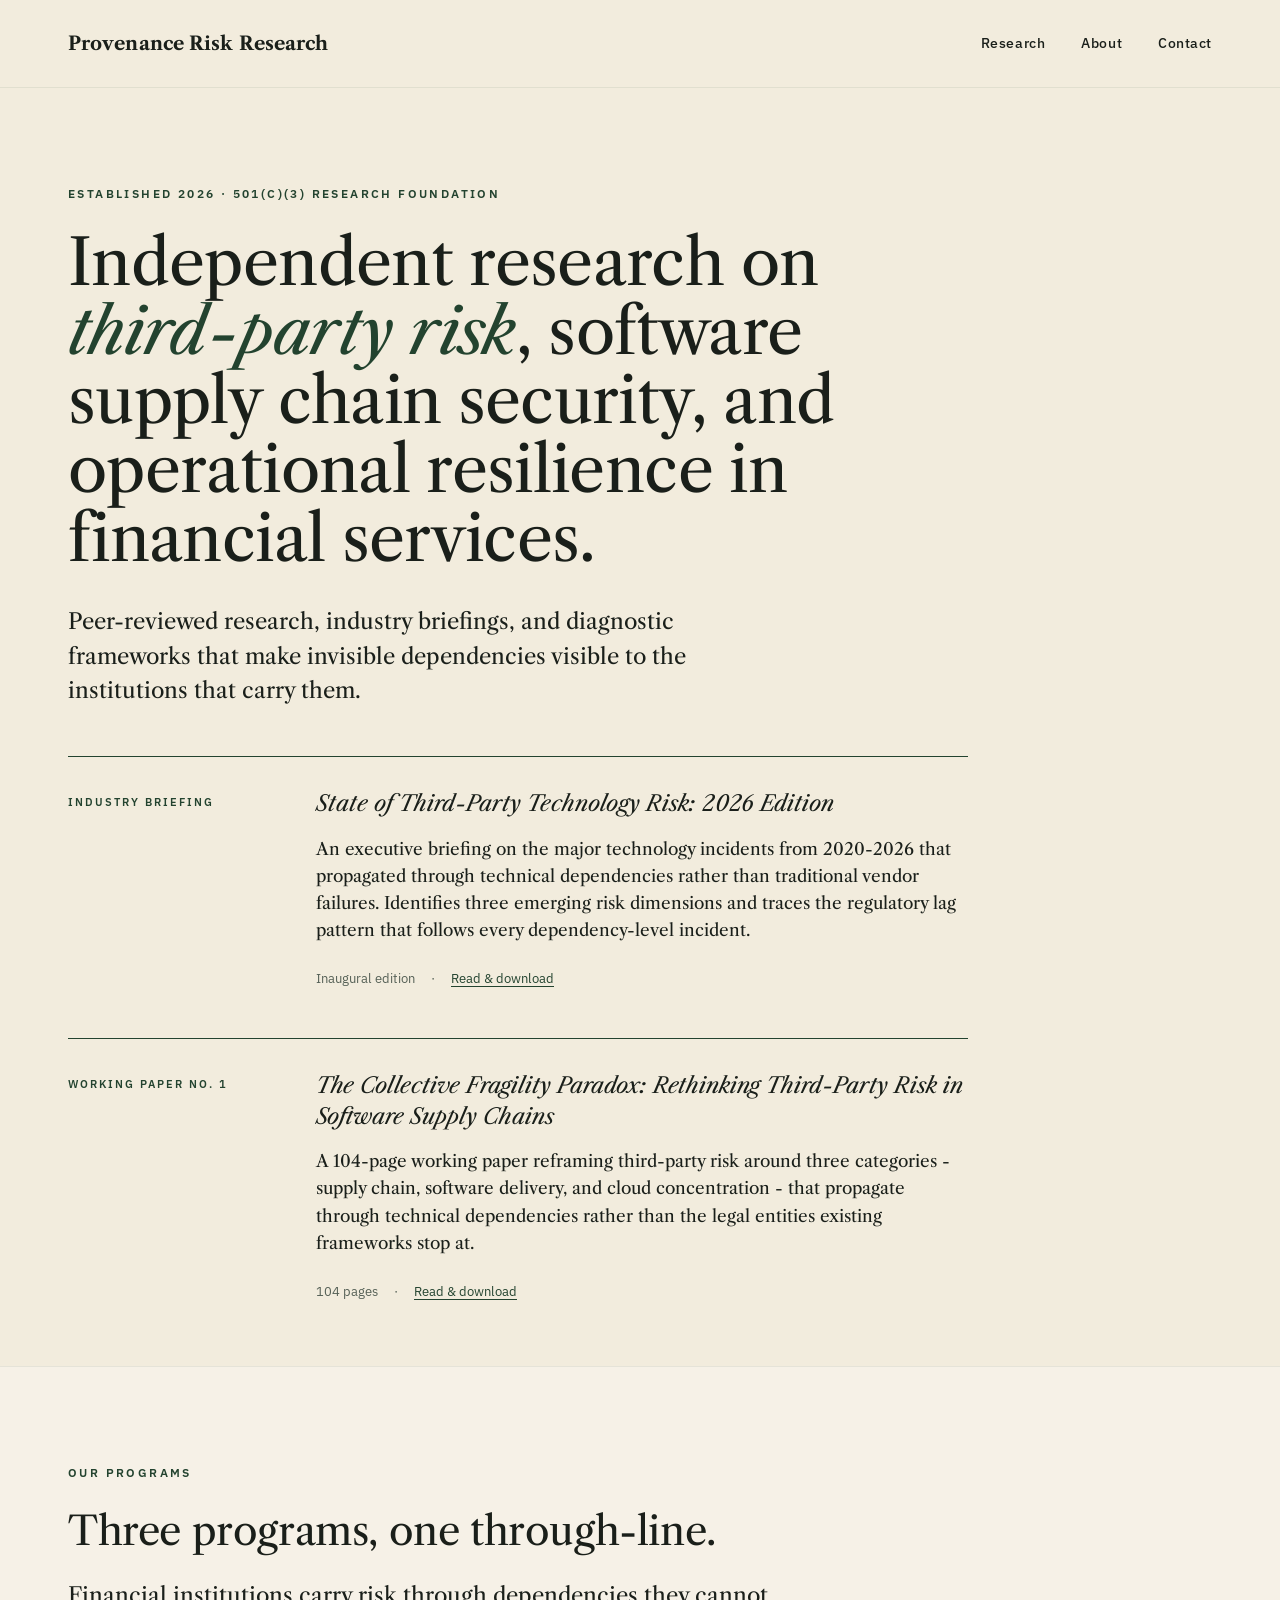
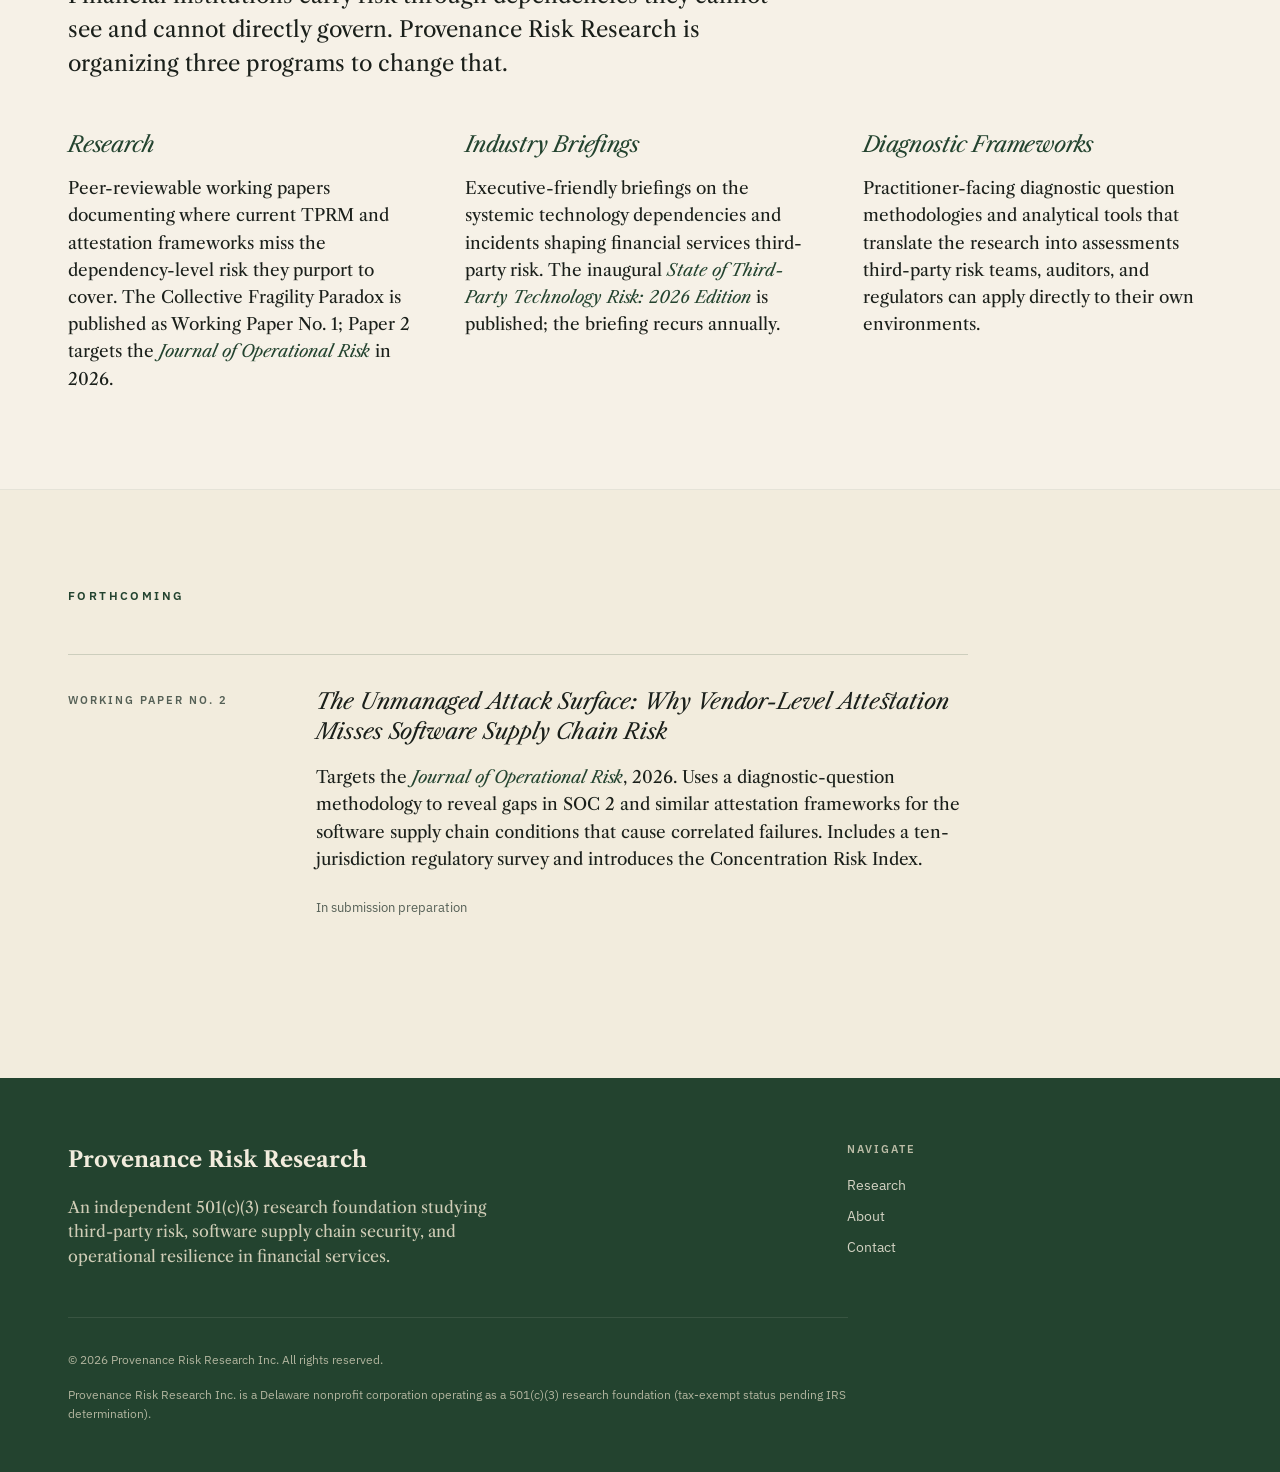
<file: index.html>
<!DOCTYPE html>
<html lang="en">
<head>
<meta charset="UTF-8">
<meta name="viewport" content="width=device-width, initial-scale=1.0">
<title>Provenance Risk Research - Independent research on third-party risk and software supply chain security</title>
<meta name="description" content="Provenance Risk Research Inc. is a 501(c)(3) research foundation publishing peer-reviewed work on third-party risk management, software supply chain security, and operational resilience in financial services.">
<meta name="robots" content="index, follow">

<meta property="og:title" content="Provenance Risk Research">
<meta property="og:description" content="Independent 501(c)(3) research on third-party risk, software supply chain security, and operational resilience in financial services.">
<meta property="og:type" content="website">
<meta property="og:url" content="https://provenanceriskresearch.org/">

<link rel="preconnect" href="https://fonts.googleapis.com">
<link rel="preconnect" href="https://fonts.gstatic.com" crossorigin>
<link href="https://fonts.googleapis.com/css2?family=Libre+Caslon+Text:ital,wght@0,400;0,700;1,400&family=IBM+Plex+Sans:wght@400;500;600&display=swap" rel="stylesheet">
<link rel="stylesheet" href="css/styles.css">
</head>
<body>
<a class="skip-link" href="#main">Skip to content</a>

<header class="site-header">
  <div class="page nav" role="navigation" aria-label="Primary">
    <a href="/" class="wordmark">Provenance Risk Research</a>
    <button class="nav-toggle" aria-controls="nav-links" aria-expanded="false">Menu</button>
    <ul class="nav-links" id="nav-links">
      <li><a href="research.html">Research</a></li>
      <li><a href="about.html">About</a></li>
      <li><a href="contact.html">Contact</a></li>
    </ul>
  </div>
</header>

<main id="main">

  <section class="hero">
    <div class="page">
      <span class="eyebrow">Established 2026 &middot; 501(c)(3) Research Foundation</span>
      <h1 class="headline">Independent research on <em>third-party risk</em>, software supply chain security, and operational resilience in financial services.</h1>
      <p class="lede">Peer-reviewed research, industry briefings, and diagnostic frameworks that make invisible dependencies visible to the institutions that carry them.</p>

      <div class="featured-paper">
        <div class="label">Industry Briefing</div>
        <div>
          <div class="title"><a href="research.html#state-of-risk-2026">State of Third-Party Technology Risk: 2026 Edition</a></div>
          <p class="abstract">An executive briefing on the major technology incidents from 2020-2026 that propagated through technical dependencies rather than traditional vendor failures. Identifies three emerging risk dimensions and traces the regulatory lag pattern that follows every dependency-level incident.</p>
          <div class="meta-row">
            <span>Inaugural edition</span>
            <span>&middot;</span>
            <a href="research.html#state-of-risk-2026">Read &amp; download</a>
          </div>
        </div>
      </div>

      <div class="featured-paper" style="margin-top: var(--space-5);">
        <div class="label">Working Paper No. 1</div>
        <div>
          <div class="title"><a href="research.html#paper-1">The Collective Fragility Paradox: Rethinking Third-Party Risk in Software Supply Chains</a></div>
          <p class="abstract">A 104-page working paper reframing third-party risk around three categories - supply chain, software delivery, and cloud concentration - that propagate through technical dependencies rather than the legal entities existing frameworks stop at.</p>
          <div class="meta-row">
            <span>104 pages</span>
            <span>&middot;</span>
            <a href="research.html#paper-1">Read &amp; download</a>
          </div>
        </div>
      </div>
    </div>
  </section>

  <section class="pillars">
    <div class="page">
      <span class="eyebrow">Our Programs</span>
      <h2>Three programs, one through-line.</h2>
      <p class="lede" style="max-width: 720px; margin-top: var(--space-3);">Financial institutions carry risk through dependencies they cannot see and cannot directly govern. Provenance Risk Research is organizing three programs to change that.</p>

      <div class="pillars-grid">
        <div class="pillar">
          <h3>Research</h3>
          <p>Peer-reviewable working papers documenting where current TPRM and attestation frameworks miss the dependency-level risk they purport to cover. The Collective Fragility Paradox is published as Working Paper No. 1; Paper 2 targets the <em>Journal of Operational Risk</em> in 2026.</p>
        </div>
        <div class="pillar">
          <h3>Industry Briefings</h3>
          <p>Executive-friendly briefings on the systemic technology dependencies and incidents shaping financial services third-party risk. The inaugural <em>State of Third-Party Technology Risk: 2026 Edition</em> is published; the briefing recurs annually.</p>
        </div>
        <div class="pillar">
          <h3>Diagnostic Frameworks</h3>
          <p>Practitioner-facing diagnostic question methodologies and analytical tools that translate the research into assessments third-party risk teams, auditors, and regulators can apply directly to their own environments.</p>
        </div>
      </div>
    </div>
  </section>

  <section class="hero">
    <div class="page">
      <span class="eyebrow">Forthcoming</span>
      <div class="featured-paper" style="border-top-color: var(--rule);">
        <div class="label" style="color: var(--ink-muted);">Working Paper No. 2</div>
        <div>
          <div class="title" style="color: var(--ink);">The Unmanaged Attack Surface: Why Vendor-Level Attestation Misses Software Supply Chain Risk</div>
          <p class="abstract">Targets the <em>Journal of Operational Risk</em>, 2026. Uses a diagnostic-question methodology to reveal gaps in SOC 2 and similar attestation frameworks for the software supply chain conditions that cause correlated failures. Includes a ten-jurisdiction regulatory survey and introduces the Concentration Risk Index.</p>
          <div class="meta-row">
            <span>In submission preparation</span>
          </div>
        </div>
      </div>
    </div>
  </section>

</main>

<footer class="site-footer">
  <div class="page">
    <div class="footer-grid">
      <div>
        <div class="wordmark-white">Provenance Risk Research</div>
        <p class="tagline">An independent 501(c)(3) research foundation studying third-party risk, software supply chain security, and operational resilience in financial services.</p>
      </div>
      <div>
        <h4>Navigate</h4>
        <ul>
          <li><a href="research.html">Research</a></li>
          <li><a href="about.html">About</a></li>
          <li><a href="contact.html">Contact</a></li>
        </ul>
      </div>
    </div>
    <div class="footer-legal">
      <p>&copy; 2026 Provenance Risk Research Inc. All rights reserved.</p>
      <p>Provenance Risk Research Inc. is a Delaware nonprofit corporation operating as a 501(c)(3) research foundation (tax-exempt status pending IRS determination).</p>
    </div>
  </div>
</footer>

<script src="js/main.js"></script>
</body>
</html>
</file>
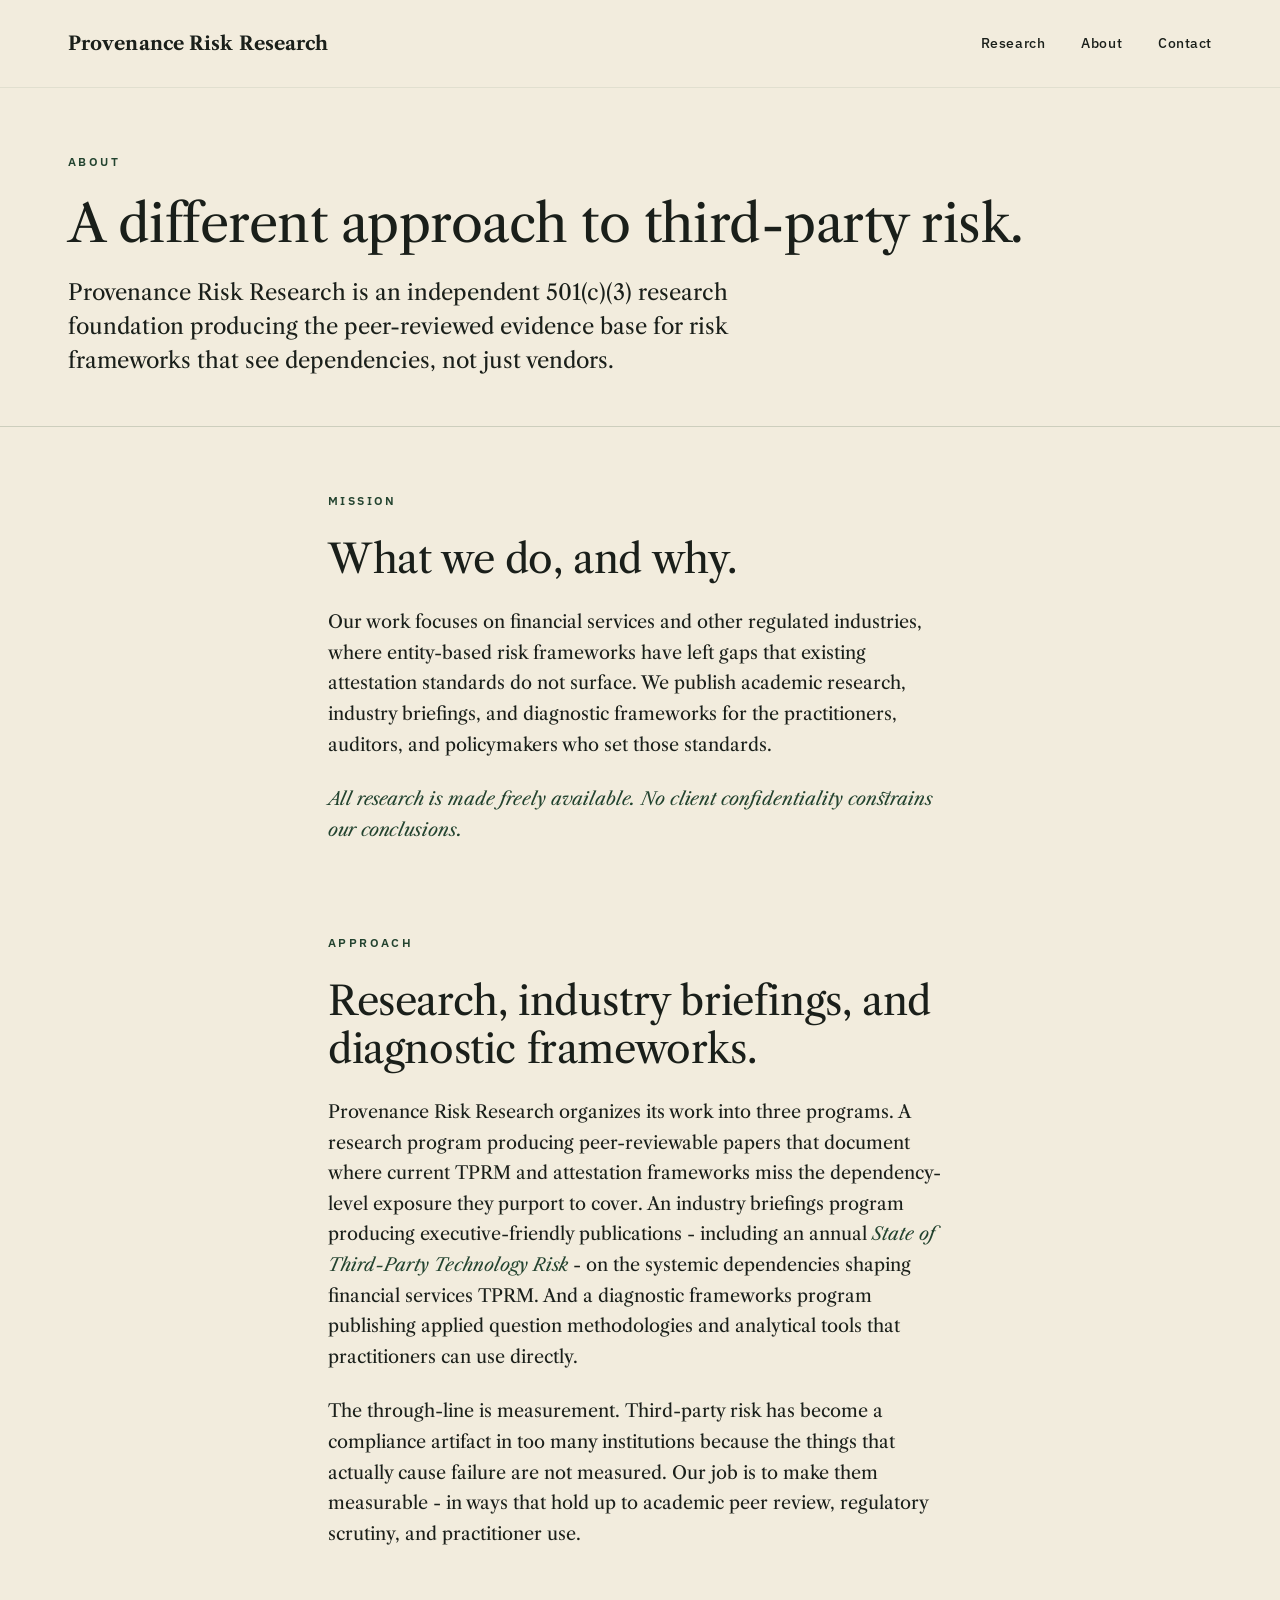
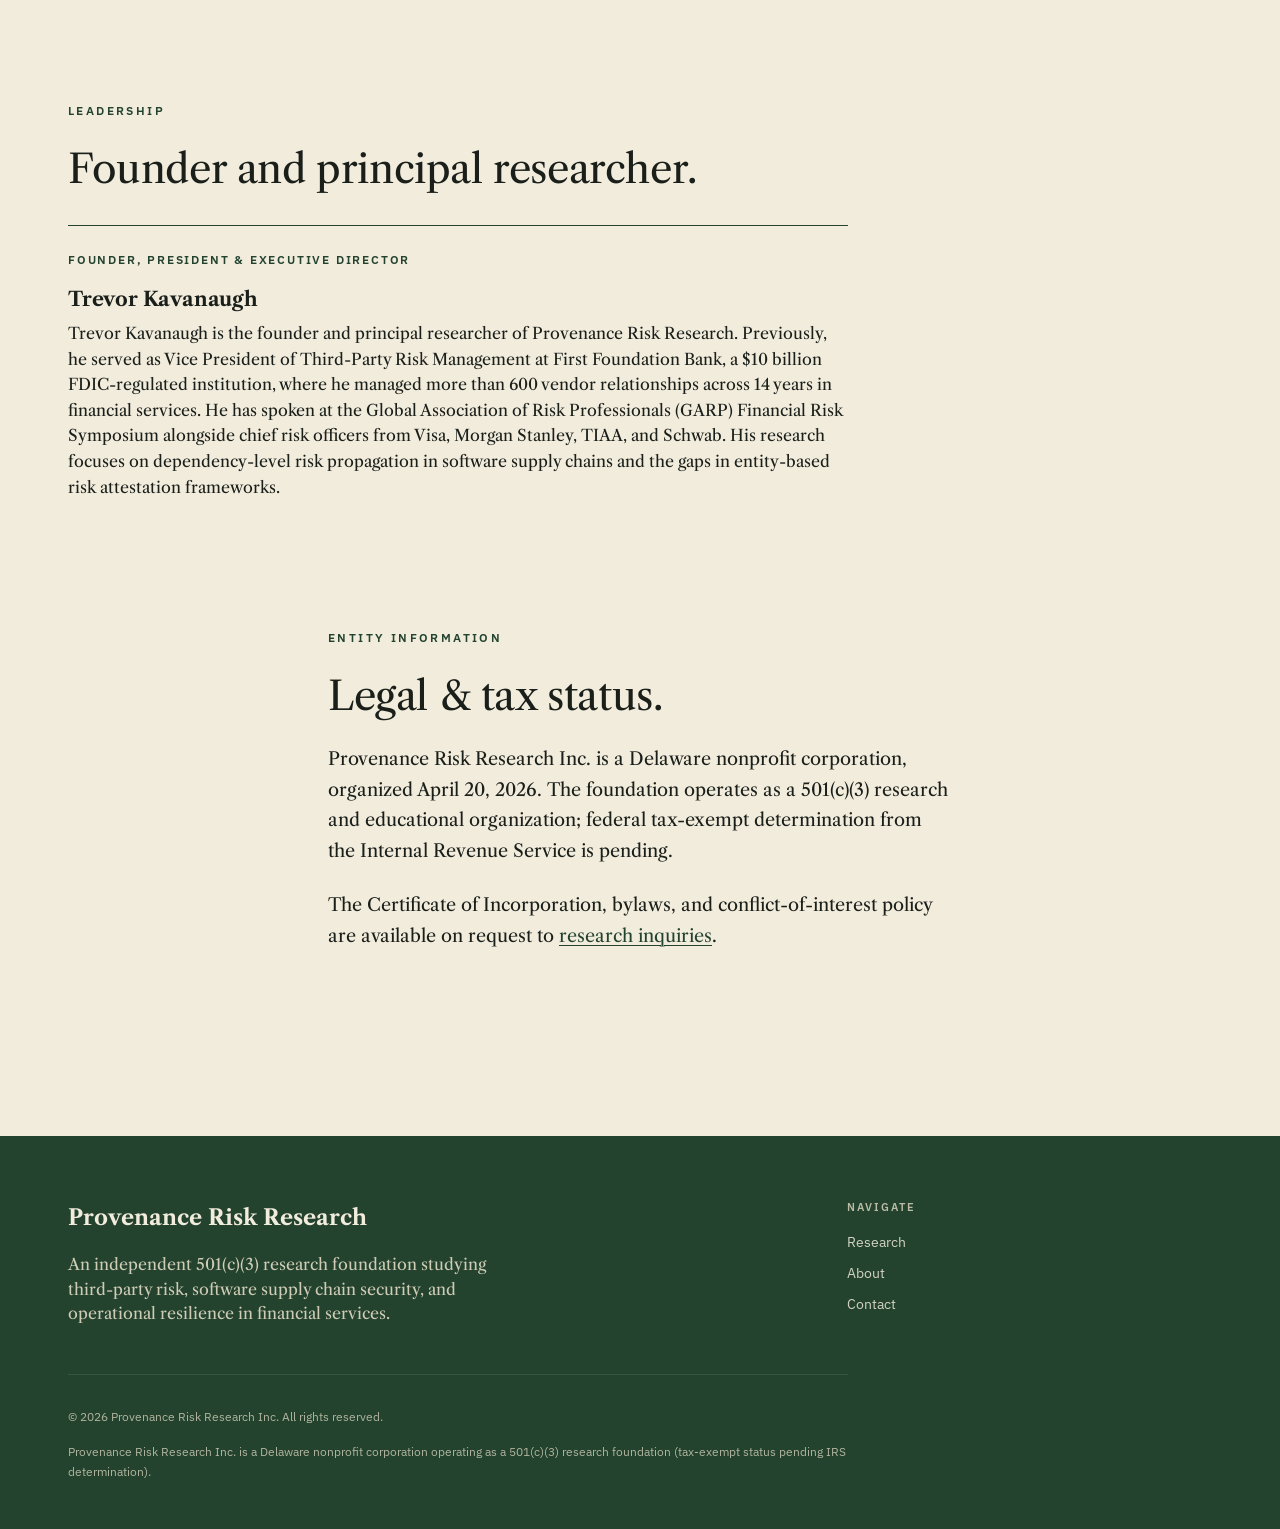
<file: about.html>
<!DOCTYPE html>
<html lang="en">
<head>
<meta charset="UTF-8">
<meta name="viewport" content="width=device-width, initial-scale=1.0">
<title>About - Provenance Risk Research</title>
<meta name="description" content="Provenance Risk Research Inc. is an independent 501(c)(3) research foundation producing the peer-reviewed evidence base for a different approach to third-party risk management.">

<link rel="preconnect" href="https://fonts.googleapis.com">
<link rel="preconnect" href="https://fonts.gstatic.com" crossorigin>
<link href="https://fonts.googleapis.com/css2?family=Libre+Caslon+Text:ital,wght@0,400;0,700;1,400&family=IBM+Plex+Sans:wght@400;500;600&display=swap" rel="stylesheet">
<link rel="stylesheet" href="css/styles.css">
</head>
<body>
<a class="skip-link" href="#main">Skip to content</a>

<header class="site-header">
  <div class="page nav" role="navigation" aria-label="Primary">
    <a href="/" class="wordmark">Provenance Risk Research</a>
    <button class="nav-toggle" aria-controls="nav-links" aria-expanded="false">Menu</button>
    <ul class="nav-links" id="nav-links">
      <li><a href="research.html">Research</a></li>
      <li><a href="about.html">About</a></li>
      <li><a href="contact.html">Contact</a></li>
    </ul>
  </div>
</header>

<main id="main">

  <section class="page-header">
    <div class="page">
      <span class="eyebrow">About</span>
      <h1>A different approach to third-party risk.</h1>
      <p class="lede">Provenance Risk Research is an independent 501(c)(3) research foundation producing the peer-reviewed evidence base for risk frameworks that see dependencies, not just vendors.</p>
    </div>
  </section>

  <section class="section">
    <div class="page content">
      <span class="eyebrow">Mission</span>
      <h2>What we do, and why.</h2>
      <div class="body">
        <p>Our work focuses on financial services and other regulated industries, where entity-based risk frameworks have left gaps that existing attestation standards do not surface. We publish academic research, industry briefings, and diagnostic frameworks for the practitioners, auditors, and policymakers who set those standards.</p>
        <p><em>All research is made freely available. No client confidentiality constrains our conclusions.</em></p>
      </div>
    </div>
  </section>

  <section class="section">
    <div class="page content">
      <span class="eyebrow">Approach</span>
      <h2>Research, industry briefings, and diagnostic frameworks.</h2>
      <div class="body">
        <p>Provenance Risk Research organizes its work into three programs. A research program producing peer-reviewable papers that document where current TPRM and attestation frameworks miss the dependency-level exposure they purport to cover. An industry briefings program producing executive-friendly publications - including an annual <em>State of Third-Party Technology Risk</em> - on the systemic dependencies shaping financial services TPRM. And a diagnostic frameworks program publishing applied question methodologies and analytical tools that practitioners can use directly.</p>
        <p>The through-line is measurement. Third-party risk has become a compliance artifact in too many institutions because the things that actually cause failure are not measured. Our job is to make them measurable - in ways that hold up to academic peer review, regulatory scrutiny, and practitioner use.</p>
      </div>
    </div>
  </section>

  <section class="board">
    <div class="page">
      <span class="eyebrow">Leadership</span>
      <h2>Founder and principal researcher.</h2>

      <div class="board-grid" style="grid-template-columns: 1fr; max-width: 780px;">

        <div class="director">
          <div class="title">Founder, President &amp; Executive Director</div>
          <h3>Trevor Kavanaugh</h3>
          <p class="bio">Trevor Kavanaugh is the founder and principal researcher of Provenance Risk Research. Previously, he served as Vice President of Third-Party Risk Management at First Foundation Bank, a $10 billion FDIC-regulated institution, where he managed more than 600 vendor relationships across 14 years in financial services. He has spoken at the Global Association of Risk Professionals (GARP) Financial Risk Symposium alongside chief risk officers from Visa, Morgan Stanley, TIAA, and Schwab. His research focuses on dependency-level risk propagation in software supply chains and the gaps in entity-based risk attestation frameworks.</p>
        </div>

      </div>
    </div>
  </section>

  <section class="section">
    <div class="page content">
      <span class="eyebrow">Entity Information</span>
      <h2>Legal &amp; tax status.</h2>
      <div class="body">
        <p>Provenance Risk Research Inc. is a Delaware nonprofit corporation, organized April 20, 2026. The foundation operates as a 501(c)(3) research and educational organization; federal tax-exempt determination from the Internal Revenue Service is pending.</p>
        <p>The Certificate of Incorporation, bylaws, and conflict-of-interest policy are available on request to <a href="contact.html">research inquiries</a>.</p>
      </div>
    </div>
  </section>

</main>

<footer class="site-footer">
  <div class="page">
    <div class="footer-grid">
      <div>
        <div class="wordmark-white">Provenance Risk Research</div>
        <p class="tagline">An independent 501(c)(3) research foundation studying third-party risk, software supply chain security, and operational resilience in financial services.</p>
      </div>
      <div>
        <h4>Navigate</h4>
        <ul>
          <li><a href="research.html">Research</a></li>
          <li><a href="about.html">About</a></li>
          <li><a href="contact.html">Contact</a></li>
        </ul>
      </div>
    </div>
    <div class="footer-legal">
      <p>&copy; 2026 Provenance Risk Research Inc. All rights reserved.</p>
      <p>Provenance Risk Research Inc. is a Delaware nonprofit corporation operating as a 501(c)(3) research foundation (tax-exempt status pending IRS determination).</p>
    </div>
  </div>
</footer>

<script src="js/main.js"></script>
</body>
</html>
</file>
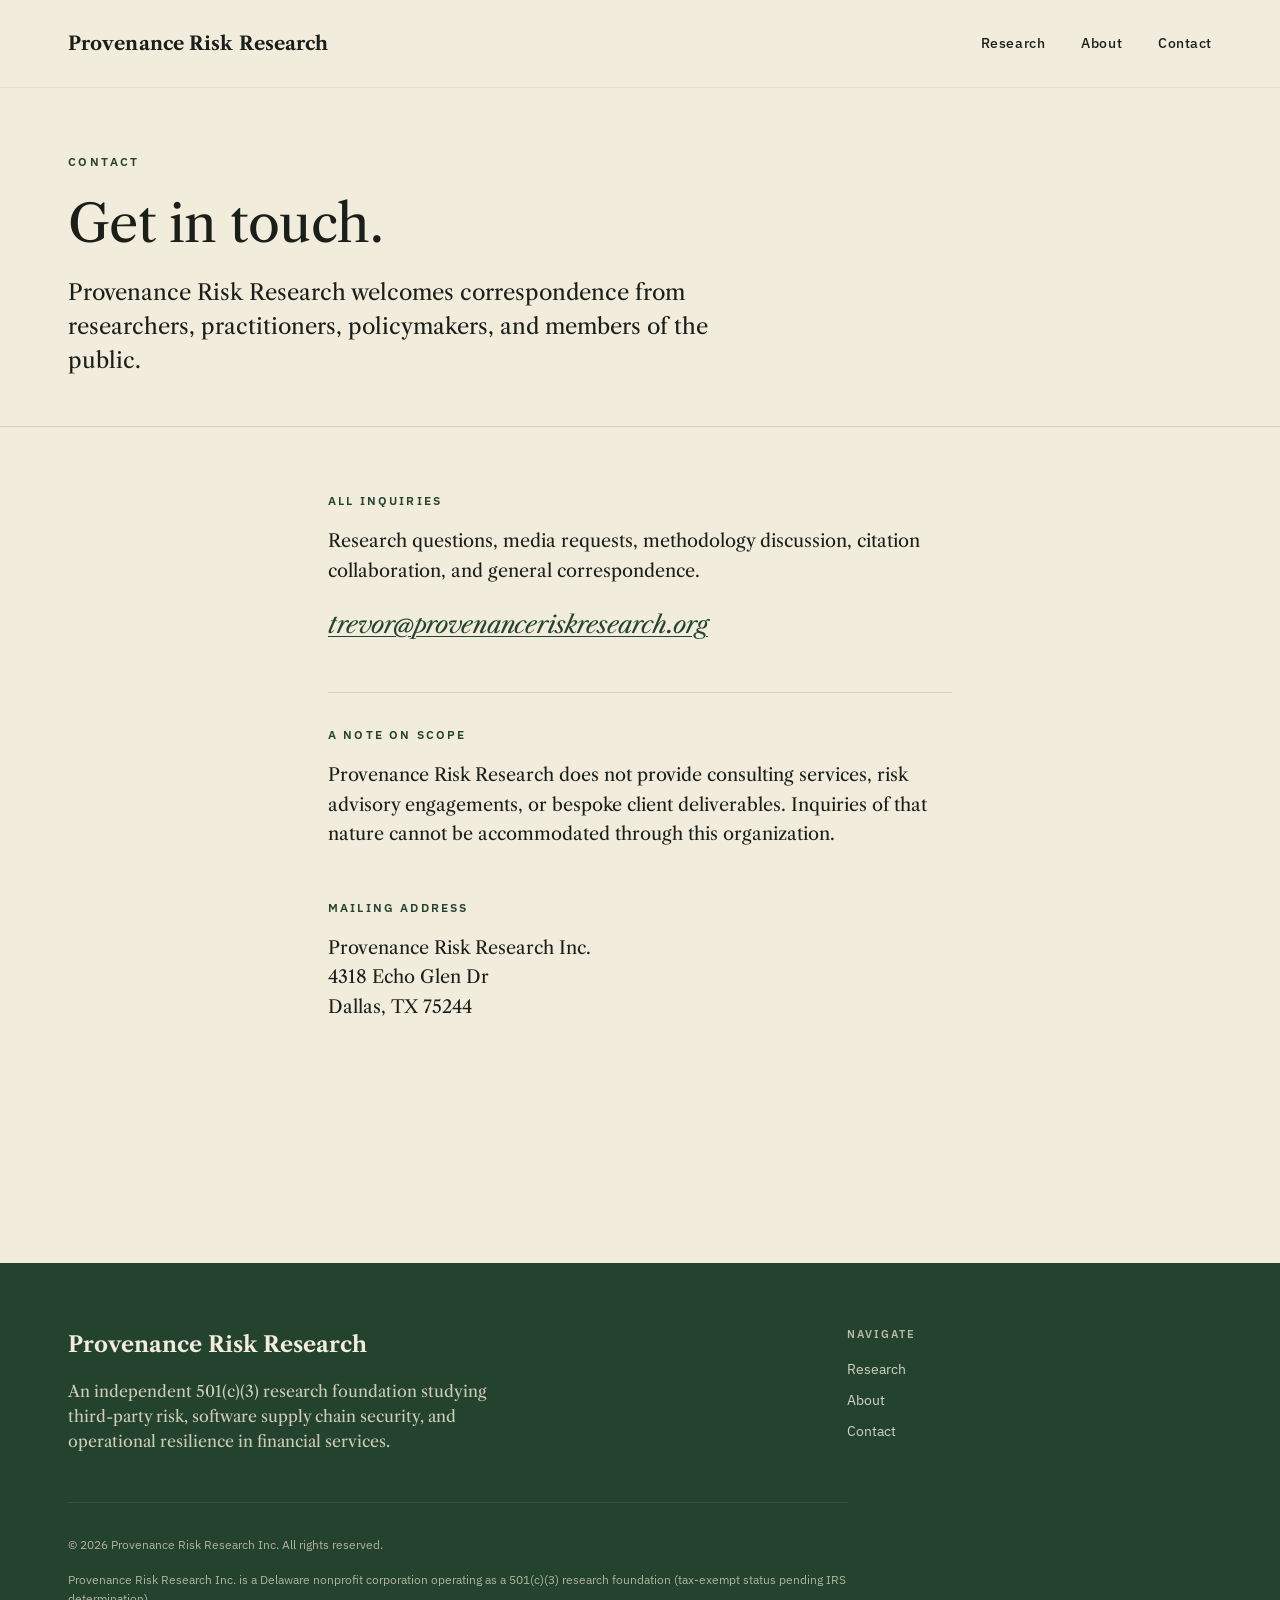
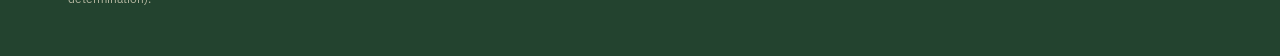
<file: contact.html>
<!DOCTYPE html>
<html lang="en">
<head>
<meta charset="UTF-8">
<meta name="viewport" content="width=device-width, initial-scale=1.0">
<title>Contact - Provenance Risk Research</title>
<meta name="description" content="Contact Provenance Risk Research. Research inquiries, media, and general correspondence.">

<link rel="preconnect" href="https://fonts.googleapis.com">
<link rel="preconnect" href="https://fonts.gstatic.com" crossorigin>
<link href="https://fonts.googleapis.com/css2?family=Libre+Caslon+Text:ital,wght@0,400;0,700;1,400&family=IBM+Plex+Sans:wght@400;500;600&display=swap" rel="stylesheet">
<link rel="stylesheet" href="css/styles.css">
</head>
<body>
<a class="skip-link" href="#main">Skip to content</a>

<header class="site-header">
  <div class="page nav" role="navigation" aria-label="Primary">
    <a href="/" class="wordmark">Provenance Risk Research</a>
    <button class="nav-toggle" aria-controls="nav-links" aria-expanded="false">Menu</button>
    <ul class="nav-links" id="nav-links">
      <li><a href="research.html">Research</a></li>
      <li><a href="about.html">About</a></li>
      <li><a href="contact.html">Contact</a></li>
    </ul>
  </div>
</header>

<main id="main">

  <section class="page-header">
    <div class="page">
      <span class="eyebrow">Contact</span>
      <h1>Get in touch.</h1>
      <p class="lede">Provenance Risk Research welcomes correspondence from researchers, practitioners, policymakers, and members of the public.</p>
    </div>
  </section>

  <section class="contact-block">
    <div class="page content">

      <div class="contact-item">
        <span class="label">All inquiries</span>
        <p>Research questions, media requests, methodology discussion, citation collaboration, and general correspondence.</p>
        <p class="email"><a href="mailto:trevor@provenanceriskresearch.org">trevor@provenanceriskresearch.org</a></p>
      </div>

      <div class="contact-item" style="margin-top: var(--space-5); padding-top: var(--space-4); border-top: 1px solid var(--rule);">
        <span class="label">A note on scope</span>
        <p>Provenance Risk Research does not provide consulting services, risk advisory engagements, or bespoke client deliverables. Inquiries of that nature cannot be accommodated through this organization.</p>
      </div>

      <div class="contact-item">
        <span class="label">Mailing address</span>
        <p>Provenance Risk Research Inc.<br>
        4318 Echo Glen Dr<br>
        Dallas, TX 75244</p>
      </div>

    </div>
  </section>

</main>

<footer class="site-footer">
  <div class="page">
    <div class="footer-grid">
      <div>
        <div class="wordmark-white">Provenance Risk Research</div>
        <p class="tagline">An independent 501(c)(3) research foundation studying third-party risk, software supply chain security, and operational resilience in financial services.</p>
      </div>
      <div>
        <h4>Navigate</h4>
        <ul>
          <li><a href="research.html">Research</a></li>
          <li><a href="about.html">About</a></li>
          <li><a href="contact.html">Contact</a></li>
        </ul>
      </div>
    </div>
    <div class="footer-legal">
      <p>&copy; 2026 Provenance Risk Research Inc. All rights reserved.</p>
      <p>Provenance Risk Research Inc. is a Delaware nonprofit corporation operating as a 501(c)(3) research foundation (tax-exempt status pending IRS determination).</p>
    </div>
  </div>
</footer>

<script src="js/main.js"></script>
</body>
</html>
</file>
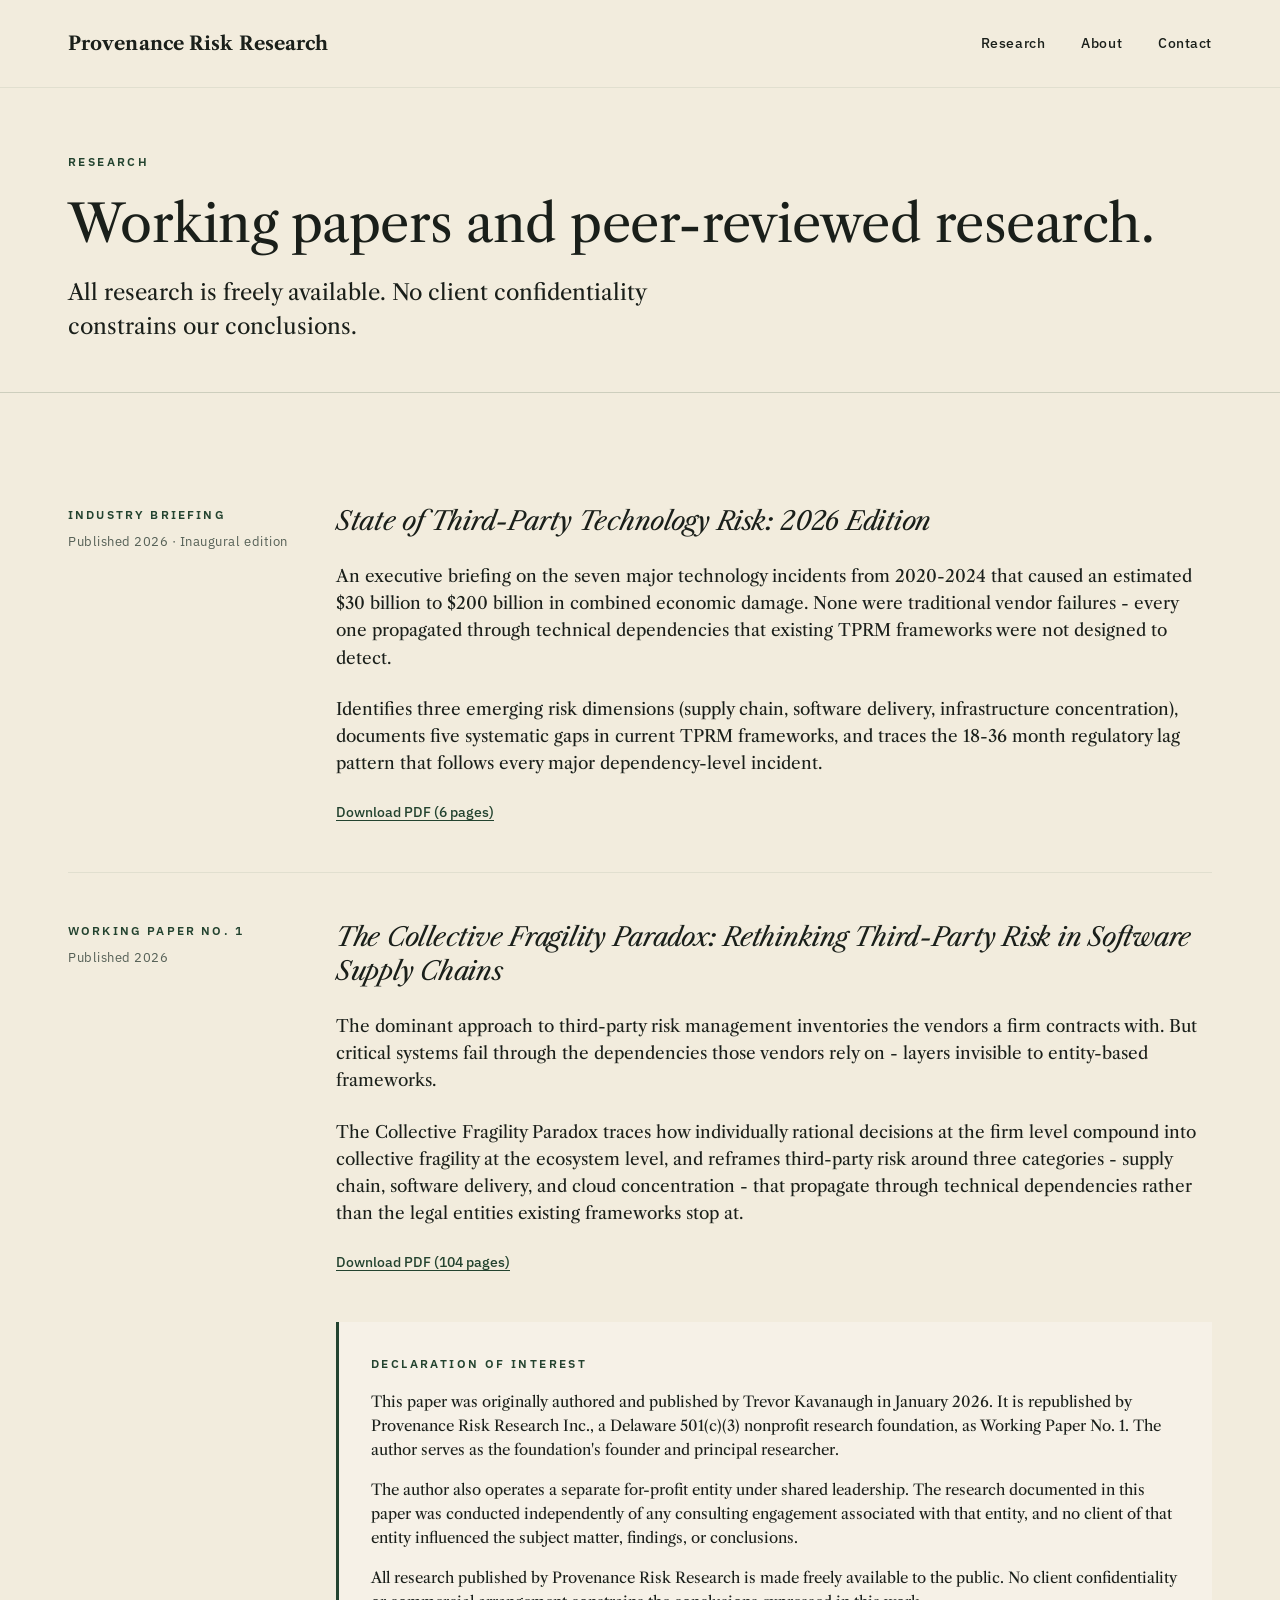
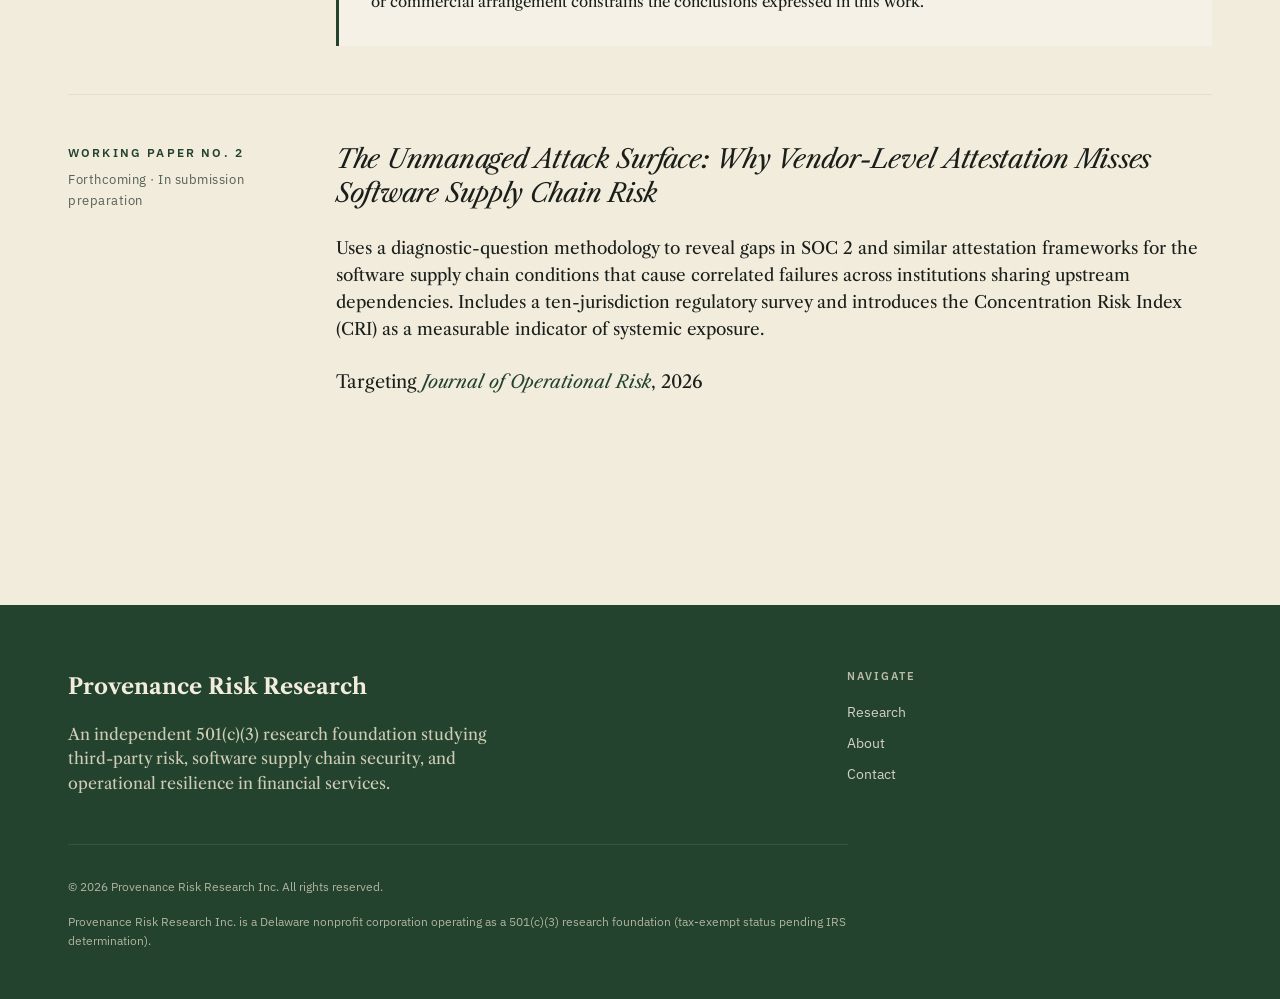
<file: research.html>
<!DOCTYPE html>
<html lang="en">
<head>
<meta charset="UTF-8">
<meta name="viewport" content="width=device-width, initial-scale=1.0">
<title>Research - Provenance Risk Research</title>
<meta name="description" content="Working papers and peer-reviewed research from Provenance Risk Research on third-party risk, software supply chain security, and operational resilience in financial services.">

<link rel="preconnect" href="https://fonts.googleapis.com">
<link rel="preconnect" href="https://fonts.gstatic.com" crossorigin>
<link href="https://fonts.googleapis.com/css2?family=Libre+Caslon+Text:ital,wght@0,400;0,700;1,400&family=IBM+Plex+Sans:wght@400;500;600&display=swap" rel="stylesheet">
<link rel="stylesheet" href="css/styles.css">
</head>
<body>
<a class="skip-link" href="#main">Skip to content</a>

<header class="site-header">
  <div class="page nav" role="navigation" aria-label="Primary">
    <a href="/" class="wordmark">Provenance Risk Research</a>
    <button class="nav-toggle" aria-controls="nav-links" aria-expanded="false">Menu</button>
    <ul class="nav-links" id="nav-links">
      <li><a href="research.html">Research</a></li>
      <li><a href="about.html">About</a></li>
      <li><a href="contact.html">Contact</a></li>
    </ul>
  </div>
</header>

<main id="main">

  <section class="page-header">
    <div class="page">
      <span class="eyebrow">Research</span>
      <h1>Working papers and peer-reviewed research.</h1>
      <p class="lede">All research is freely available. No client confidentiality constrains our conclusions.</p>
    </div>
  </section>

  <section class="paper-list">
    <div class="page">

      <!-- ============================== STATE OF RISK 2026 ============================== -->
      <article class="paper-entry" id="state-of-risk-2026">
        <div class="side">
          Industry Briefing
          <span class="status">Published 2026 &middot; Inaugural edition</span>
        </div>
        <div>
          <h2><a href="#state-of-risk-2026">State of Third-Party Technology Risk: 2026 Edition</a></h2>
          <p class="abstract">An executive briefing on the seven major technology incidents from 2020-2024 that caused an estimated $30 billion to $200 billion in combined economic damage. None were traditional vendor failures - every one propagated through technical dependencies that existing TPRM frameworks were not designed to detect.</p>
          <p class="abstract">Identifies three emerging risk dimensions (supply chain, software delivery, infrastructure concentration), documents five systematic gaps in current TPRM frameworks, and traces the 18-36 month regulatory lag pattern that follows every major dependency-level incident.</p>
          <div class="actions">
            <a href="papers/state-of-third-party-technology-risk-2026.pdf">Download PDF (6 pages)</a>
          </div>
        </div>
      </article>

      <!-- ============================== PAPER 1 ============================== -->
      <article class="paper-entry" id="paper-1">
        <div class="side">
          Working Paper No. 1
          <span class="status">Published 2026</span>
        </div>
        <div>
          <h2><a href="#paper-1">The Collective Fragility Paradox: Rethinking Third-Party Risk in Software Supply Chains</a></h2>
          <p class="abstract">The dominant approach to third-party risk management inventories the vendors a firm contracts with. But critical systems fail through the dependencies those vendors rely on - layers invisible to entity-based frameworks.</p>
          <p class="abstract">The Collective Fragility Paradox traces how individually rational decisions at the firm level compound into collective fragility at the ecosystem level, and reframes third-party risk around three categories - supply chain, software delivery, and cloud concentration - that propagate through technical dependencies rather than the legal entities existing frameworks stop at.</p>
          <div class="actions">
            <a href="papers/collective-fragility-paradox.pdf">Download PDF (104 pages)</a>
          </div>

          <div style="margin-top: var(--space-5); padding: var(--space-4); background: var(--cream-light); border-left: 3px solid var(--forest);">
            <div class="eyebrow" style="margin-bottom: var(--space-2);">Declaration of Interest</div>
            <p style="font-size: 15px; line-height: 1.6; margin-bottom: var(--space-2);">This paper was originally authored and published by Trevor Kavanaugh in January 2026. It is republished by Provenance Risk Research Inc., a Delaware 501(c)(3) nonprofit research foundation, as Working Paper No. 1. The author serves as the foundation's founder and principal researcher.</p>
            <p style="font-size: 15px; line-height: 1.6; margin-bottom: var(--space-2);">The author also operates a separate for-profit entity under shared leadership. The research documented in this paper was conducted independently of any consulting engagement associated with that entity, and no client of that entity influenced the subject matter, findings, or conclusions.</p>
            <p style="font-size: 15px; line-height: 1.6; margin: 0;">All research published by Provenance Risk Research is made freely available to the public. No client confidentiality or commercial arrangement constrains the conclusions expressed in this work.</p>
          </div>
        </div>
      </article>

      <!-- ============================== PAPER 2 ============================== -->
      <article class="paper-entry" id="paper-2">
        <div class="side">
          Working Paper No. 2
          <span class="status">Forthcoming &middot; In submission preparation</span>
        </div>
        <div>
          <h2>The Unmanaged Attack Surface: Why Vendor-Level Attestation Misses Software Supply Chain Risk</h2>
          <p class="abstract">Uses a diagnostic-question methodology to reveal gaps in SOC 2 and similar attestation frameworks for the software supply chain conditions that cause correlated failures across institutions sharing upstream dependencies. Includes a ten-jurisdiction regulatory survey and introduces the Concentration Risk Index (CRI) as a measurable indicator of systemic exposure.</p>
          <div class="meta-row">
            <span>Targeting <em>Journal of Operational Risk</em>, 2026</span>
          </div>
        </div>
      </article>

    </div>
  </section>

</main>

<footer class="site-footer">
  <div class="page">
    <div class="footer-grid">
      <div>
        <div class="wordmark-white">Provenance Risk Research</div>
        <p class="tagline">An independent 501(c)(3) research foundation studying third-party risk, software supply chain security, and operational resilience in financial services.</p>
      </div>
      <div>
        <h4>Navigate</h4>
        <ul>
          <li><a href="research.html">Research</a></li>
          <li><a href="about.html">About</a></li>
          <li><a href="contact.html">Contact</a></li>
        </ul>
      </div>
    </div>
    <div class="footer-legal">
      <p>&copy; 2026 Provenance Risk Research Inc. All rights reserved.</p>
      <p>Provenance Risk Research Inc. is a Delaware nonprofit corporation operating as a 501(c)(3) research foundation (tax-exempt status pending IRS determination).</p>
    </div>
  </div>
</footer>

<script src="js/main.js"></script>
</body>
</html>
</file>
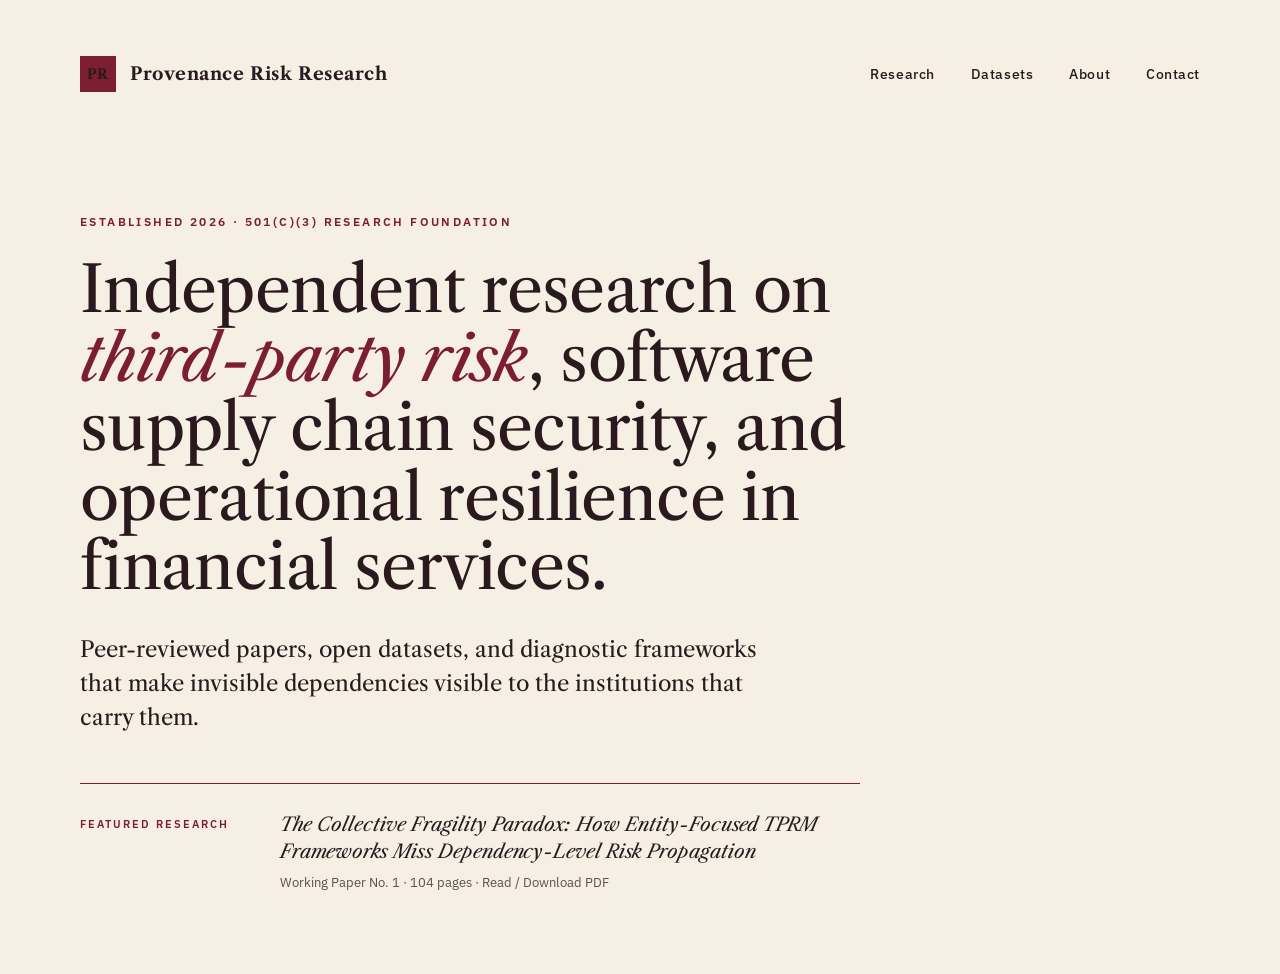
<file: archive/design-previews/_preview_hero.html>
<!DOCTYPE html>
<html lang="en">
<head>
<meta charset="UTF-8">
<title>PRR Hero Preview</title>
<link rel="preconnect" href="https://fonts.googleapis.com">
<link rel="preconnect" href="https://fonts.gstatic.com" crossorigin>
<link href="https://fonts.googleapis.com/css2?family=Libre+Caslon+Text:ital,wght@0,400;0,700;1,400&family=IBM+Plex+Sans:wght@400;500;600&display=swap" rel="stylesheet">
<style>
  * { box-sizing: border-box; margin: 0; padding: 0; }
  body { font-family: 'Libre Caslon Text', Georgia, serif; line-height: 1.6; }
  .hero { min-height: 900px; padding: 56px 80px 80px; display: flex; flex-direction: column; }
  .hero-nav { display: flex; justify-content: space-between; align-items: center;
    font-family: 'IBM Plex Sans', sans-serif; font-size: 14px; font-weight: 500;
    letter-spacing: 0.04em; margin-bottom: 120px; }
  .hero-nav .brand { display: flex; align-items: center; gap: 14px;
    font-family: 'Libre Caslon Text', serif; font-size: 18px; font-weight: 700; }
  .hero-nav .mark { width: 36px; height: 36px; display: inline-flex;
    align-items: center; justify-content: center; font-family: 'Libre Caslon Text', serif;
    font-weight: 700; font-size: 14px; letter-spacing: 0.05em; }
  .hero-nav ul { display: flex; gap: 36px; list-style: none; }
  .hero-nav a { text-decoration: none; }
  .hero-content { max-width: 820px; flex-grow: 1; display: flex; flex-direction: column; justify-content: center; }
  .eyebrow { font-family: 'IBM Plex Sans', sans-serif; font-size: 12px; font-weight: 600;
    letter-spacing: 0.2em; text-transform: uppercase; margin-bottom: 24px; }
  h1 { font-family: 'Libre Caslon Text', serif; font-size: 64px; line-height: 1.08;
    font-weight: 400; letter-spacing: -0.01em; margin-bottom: 32px; }
  h1 em { font-style: italic; }
  .lede { font-size: 22px; line-height: 1.55; max-width: 680px; margin-bottom: 48px; }
  .featured { border-top: 1px solid; padding-top: 28px; display: flex; gap: 40px;
    align-items: flex-start; max-width: 780px; }
  .featured .tag { font-family: 'IBM Plex Sans', sans-serif; font-size: 11px;
    font-weight: 600; letter-spacing: 0.18em; text-transform: uppercase;
    padding-top: 4px; min-width: 160px; }
  .paper-title { font-family: 'Libre Caslon Text', serif; font-size: 19px;
    font-style: italic; line-height: 1.4; margin-bottom: 8px; }
  .paper-meta { font-family: 'IBM Plex Sans', sans-serif; font-size: 13px; opacity: 0.75; }

  body.a .hero { background: #F6EFE3; color: #2A1A1E; }
  body.a .mark { background: #7B1E2F; color: #F6EFE3; }
  body.a .hero-nav a, body.a .hero-nav span { color: #2A1A1E; }
  body.a .eyebrow, body.a h1 em, body.a .featured .tag { color: #7B1E2F; }
  body.a .featured { border-color: #7B1E2F; }

  body.b .hero { background: #F2ECDD; color: #1A1F1A; }
  body.b .mark { background: #23432F; color: #F2ECDD; }
  body.b .hero-nav a, body.b .hero-nav span { color: #1A1F1A; }
  body.b .eyebrow, body.b h1 em, body.b .featured .tag { color: #23432F; }
  body.b .featured { border-color: #23432F; }

  body.c .hero { background: #F6F1E6; color: #10201F; }
  body.c .mark { background: #0F4946; color: #F6F1E6; }
  body.c .hero-nav a, body.c .hero-nav span { color: #10201F; }
  body.c .eyebrow, body.c h1 em, body.c .featured .tag { color: #0F4946; }
  body.c .featured { border-color: #0F4946; }
</style>
<script>
  const p = new URLSearchParams(location.search).get('p') || 'a';
  document.addEventListener('DOMContentLoaded', () => {
    document.body.className = p;
  });
</script>
</head>
<body>
<section class="hero">
  <nav class="hero-nav">
    <div class="brand"><span class="mark">PR</span><span>Provenance Risk Research</span></div>
    <ul>
      <li><a href="#">Research</a></li>
      <li><a href="#">Datasets</a></li>
      <li><a href="#">About</a></li>
      <li><a href="#">Contact</a></li>
    </ul>
  </nav>
  <div class="hero-content">
    <div class="eyebrow">Established 2026 &middot; 501(c)(3) Research Foundation</div>
    <h1>Independent research on <em>third-party risk</em>, software supply chain security, and operational resilience in financial services.</h1>
    <p class="lede">Peer-reviewed papers, open datasets, and diagnostic frameworks that make invisible dependencies visible to the institutions that carry them.</p>
    <div class="featured">
      <div class="tag">Featured Research</div>
      <div>
        <div class="paper-title">The Collective Fragility Paradox: How Entity-Focused TPRM Frameworks Miss Dependency-Level Risk Propagation</div>
        <div class="paper-meta">Working Paper No. 1 &middot; 104 pages &middot; Read / Download PDF</div>
      </div>
    </div>
  </div>
</section>
</body>
</html>
</file>
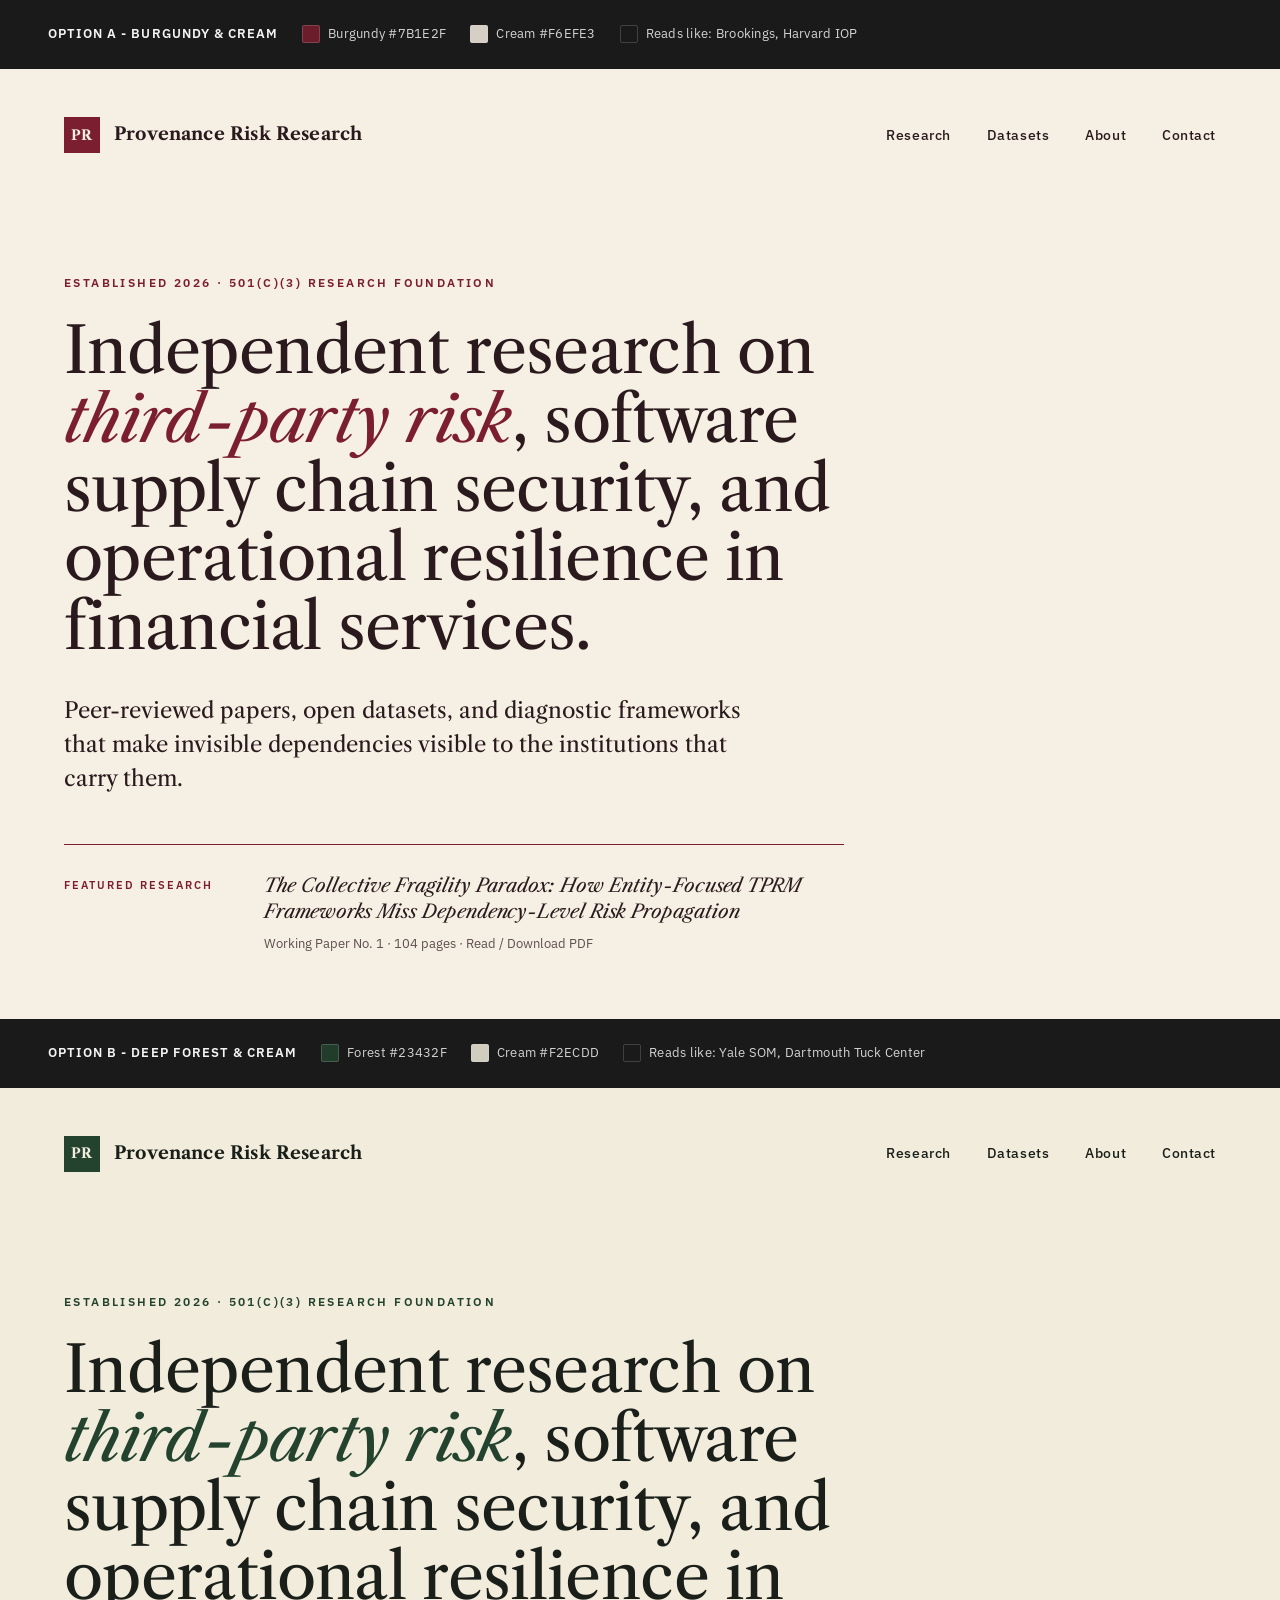
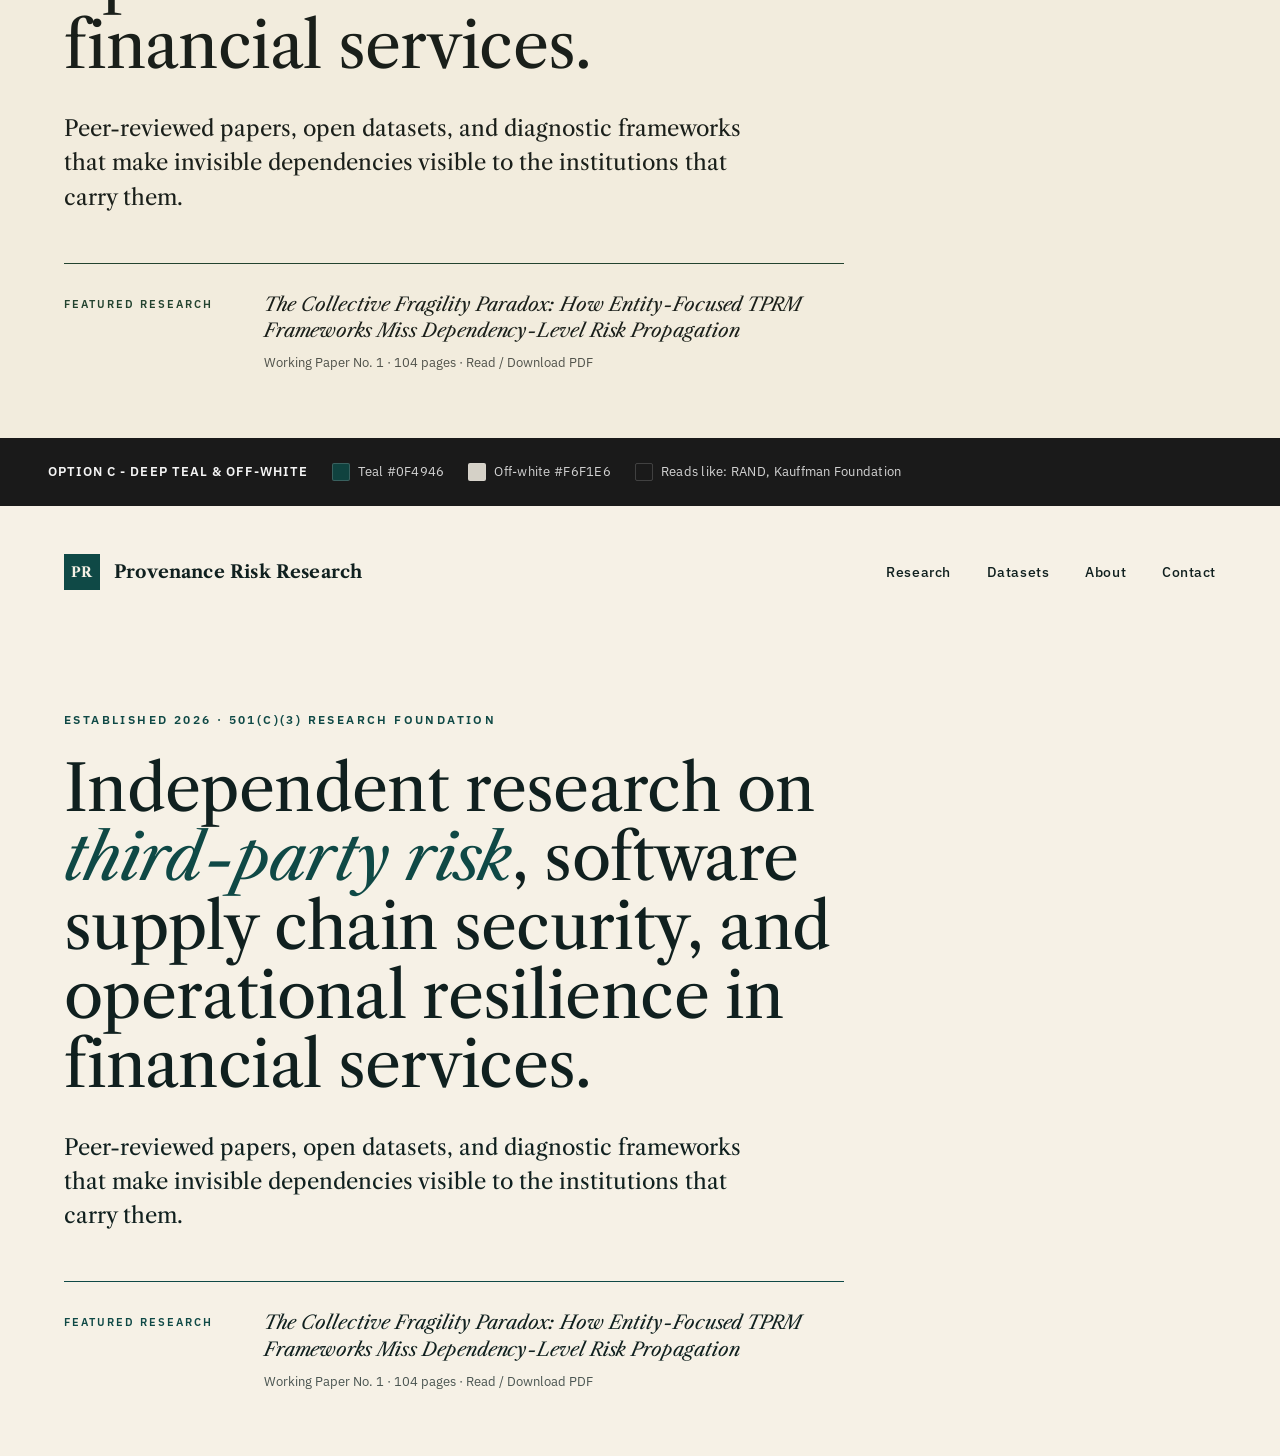
<file: archive/design-previews/design-preview.html>
<!DOCTYPE html>
<html lang="en">
<head>
<meta charset="UTF-8">
<meta name="viewport" content="width=device-width, initial-scale=1.0">
<title>Provenance Risk Research - Palette Preview</title>
<link rel="preconnect" href="https://fonts.googleapis.com">
<link rel="preconnect" href="https://fonts.gstatic.com" crossorigin>
<link href="https://fonts.googleapis.com/css2?family=Libre+Caslon+Text:ital,wght@0,400;0,700;1,400&family=IBM+Plex+Sans:wght@400;500;600&display=swap" rel="stylesheet">
<style>
  * { box-sizing: border-box; margin: 0; padding: 0; }

  body {
    font-family: 'Libre Caslon Text', Georgia, serif;
    line-height: 1.6;
  }

  .caption-bar {
    padding: 24px 48px;
    background: #1a1a1a;
    color: #f5f5f5;
    font-family: 'IBM Plex Sans', sans-serif;
    font-size: 13px;
    letter-spacing: 0.08em;
    text-transform: uppercase;
    display: flex;
    align-items: center;
    gap: 24px;
    flex-wrap: wrap;
  }

  .caption-bar .label { font-weight: 600; }
  .caption-bar .swatch {
    display: inline-flex;
    align-items: center;
    gap: 8px;
    text-transform: none;
    letter-spacing: 0.02em;
    font-weight: 400;
    opacity: 0.85;
  }
  .caption-bar .swatch::before {
    content: "";
    width: 16px;
    height: 16px;
    display: inline-block;
    border-radius: 2px;
    border: 1px solid rgba(255,255,255,0.2);
  }

  .hero {
    min-height: 100vh;
    padding: 48px 64px 64px;
    display: flex;
    flex-direction: column;
    position: relative;
  }

  .hero-nav {
    display: flex;
    justify-content: space-between;
    align-items: center;
    font-family: 'IBM Plex Sans', sans-serif;
    font-size: 14px;
    font-weight: 500;
    letter-spacing: 0.04em;
    margin-bottom: 120px;
  }

  .hero-nav .brand {
    display: flex;
    align-items: center;
    gap: 14px;
    font-family: 'Libre Caslon Text', serif;
    font-size: 18px;
    font-weight: 700;
    letter-spacing: 0.01em;
    text-transform: none;
  }

  .hero-nav .mark {
    width: 36px;
    height: 36px;
    display: inline-flex;
    align-items: center;
    justify-content: center;
    font-family: 'Libre Caslon Text', serif;
    font-weight: 700;
    font-size: 14px;
    letter-spacing: 0.05em;
  }

  .hero-nav ul {
    display: flex;
    gap: 36px;
    list-style: none;
  }

  .hero-content {
    max-width: 820px;
    flex-grow: 1;
    display: flex;
    flex-direction: column;
    justify-content: center;
  }

  .eyebrow {
    font-family: 'IBM Plex Sans', sans-serif;
    font-size: 12px;
    font-weight: 600;
    letter-spacing: 0.2em;
    text-transform: uppercase;
    margin-bottom: 24px;
  }

  .hero h1 {
    font-family: 'Libre Caslon Text', serif;
    font-size: 64px;
    line-height: 1.08;
    font-weight: 400;
    letter-spacing: -0.01em;
    margin-bottom: 32px;
  }

  .hero h1 em {
    font-style: italic;
  }

  .lede {
    font-size: 22px;
    line-height: 1.55;
    max-width: 680px;
    margin-bottom: 48px;
  }

  .featured {
    border-top: 1px solid;
    padding-top: 28px;
    display: flex;
    gap: 40px;
    align-items: flex-start;
    max-width: 780px;
  }

  .featured .tag {
    font-family: 'IBM Plex Sans', sans-serif;
    font-size: 11px;
    font-weight: 600;
    letter-spacing: 0.18em;
    text-transform: uppercase;
    padding-top: 4px;
    min-width: 160px;
  }

  .featured .paper-title {
    font-family: 'Libre Caslon Text', serif;
    font-size: 19px;
    font-style: italic;
    line-height: 1.4;
    margin-bottom: 8px;
  }

  .featured .paper-meta {
    font-family: 'IBM Plex Sans', sans-serif;
    font-size: 13px;
    opacity: 0.75;
  }

  /* ======= A: BURGUNDY + CREAM ======= */
  .hero-a {
    background: #F6EFE3;
    color: #2A1A1E;
  }
  .hero-a .hero-nav .mark {
    background: #7B1E2F;
    color: #F6EFE3;
  }
  .hero-a .hero-nav ul a {
    color: #2A1A1E;
    text-decoration: none;
  }
  .hero-a .eyebrow { color: #7B1E2F; }
  .hero-a h1 em { color: #7B1E2F; }
  .hero-a .featured { border-color: #7B1E2F; }
  .hero-a .featured .tag { color: #7B1E2F; }

  /* ======= B: DEEP FOREST + WARM CREAM ======= */
  .hero-b {
    background: #F2ECDD;
    color: #1A1F1A;
  }
  .hero-b .hero-nav .mark {
    background: #23432F;
    color: #F2ECDD;
  }
  .hero-b .hero-nav ul a {
    color: #1A1F1A;
    text-decoration: none;
  }
  .hero-b .eyebrow { color: #23432F; }
  .hero-b h1 em { color: #23432F; }
  .hero-b .featured { border-color: #23432F; }
  .hero-b .featured .tag { color: #23432F; }

  /* ======= C: DEEP TEAL + OFF-WHITE ======= */
  .hero-c {
    background: #F6F1E6;
    color: #10201F;
  }
  .hero-c .hero-nav .mark {
    background: #0F4946;
    color: #F6F1E6;
  }
  .hero-c .hero-nav ul a {
    color: #10201F;
    text-decoration: none;
  }
  .hero-c .eyebrow { color: #0F4946; }
  .hero-c h1 em { color: #0F4946; }
  .hero-c .featured { border-color: #0F4946; }
  .hero-c .featured .tag { color: #0F4946; }

  /* swatch indicators in caption */
  .sw-a1::before { background: #7B1E2F; }
  .sw-a2::before { background: #F6EFE3; }
  .sw-b1::before { background: #23432F; }
  .sw-b2::before { background: #F2ECDD; }
  .sw-c1::before { background: #0F4946; }
  .sw-c2::before { background: #F6F1E6; }

  @media (max-width: 720px) {
    .hero { padding: 32px 24px; }
    .hero-nav { margin-bottom: 60px; }
    .hero-nav ul { display: none; }
    .hero h1 { font-size: 40px; }
    .lede { font-size: 18px; }
    .featured { flex-direction: column; gap: 12px; }
  }
</style>
</head>
<body>

<!-- ===================== A: BURGUNDY + CREAM ===================== -->
<div class="caption-bar">
  <span class="label">Option A - Burgundy & Cream</span>
  <span class="swatch sw-a1">Burgundy #7B1E2F</span>
  <span class="swatch sw-a2">Cream #F6EFE3</span>
  <span class="swatch">Reads like: Brookings, Harvard IOP</span>
</div>
<section class="hero hero-a">
  <nav class="hero-nav">
    <div class="brand">
      <span class="mark">PR</span>
      <span>Provenance Risk Research</span>
    </div>
    <ul>
      <li><a href="#">Research</a></li>
      <li><a href="#">Datasets</a></li>
      <li><a href="#">About</a></li>
      <li><a href="#">Contact</a></li>
    </ul>
  </nav>
  <div class="hero-content">
    <div class="eyebrow">Established 2026 &middot; 501(c)(3) Research Foundation</div>
    <h1>Independent research on <em>third-party risk</em>, software supply chain security, and operational resilience in financial services.</h1>
    <p class="lede">Peer-reviewed papers, open datasets, and diagnostic frameworks that make invisible dependencies visible to the institutions that carry them.</p>
    <div class="featured">
      <div class="tag">Featured Research</div>
      <div>
        <div class="paper-title">The Collective Fragility Paradox: How Entity-Focused TPRM Frameworks Miss Dependency-Level Risk Propagation</div>
        <div class="paper-meta">Working Paper No. 1 &middot; 104 pages &middot; Read / Download PDF</div>
      </div>
    </div>
  </div>
</section>

<!-- ===================== B: DEEP FOREST + WARM CREAM ===================== -->
<div class="caption-bar">
  <span class="label">Option B - Deep Forest & Cream</span>
  <span class="swatch sw-b1">Forest #23432F</span>
  <span class="swatch sw-b2">Cream #F2ECDD</span>
  <span class="swatch">Reads like: Yale SOM, Dartmouth Tuck Center</span>
</div>
<section class="hero hero-b">
  <nav class="hero-nav">
    <div class="brand">
      <span class="mark">PR</span>
      <span>Provenance Risk Research</span>
    </div>
    <ul>
      <li><a href="#">Research</a></li>
      <li><a href="#">Datasets</a></li>
      <li><a href="#">About</a></li>
      <li><a href="#">Contact</a></li>
    </ul>
  </nav>
  <div class="hero-content">
    <div class="eyebrow">Established 2026 &middot; 501(c)(3) Research Foundation</div>
    <h1>Independent research on <em>third-party risk</em>, software supply chain security, and operational resilience in financial services.</h1>
    <p class="lede">Peer-reviewed papers, open datasets, and diagnostic frameworks that make invisible dependencies visible to the institutions that carry them.</p>
    <div class="featured">
      <div class="tag">Featured Research</div>
      <div>
        <div class="paper-title">The Collective Fragility Paradox: How Entity-Focused TPRM Frameworks Miss Dependency-Level Risk Propagation</div>
        <div class="paper-meta">Working Paper No. 1 &middot; 104 pages &middot; Read / Download PDF</div>
      </div>
    </div>
  </div>
</section>

<!-- ===================== C: DEEP TEAL + OFF-WHITE ===================== -->
<div class="caption-bar">
  <span class="label">Option C - Deep Teal & Off-White</span>
  <span class="swatch sw-c1">Teal #0F4946</span>
  <span class="swatch sw-c2">Off-white #F6F1E6</span>
  <span class="swatch">Reads like: RAND, Kauffman Foundation</span>
</div>
<section class="hero hero-c">
  <nav class="hero-nav">
    <div class="brand">
      <span class="mark">PR</span>
      <span>Provenance Risk Research</span>
    </div>
    <ul>
      <li><a href="#">Research</a></li>
      <li><a href="#">Datasets</a></li>
      <li><a href="#">About</a></li>
      <li><a href="#">Contact</a></li>
    </ul>
  </nav>
  <div class="hero-content">
    <div class="eyebrow">Established 2026 &middot; 501(c)(3) Research Foundation</div>
    <h1>Independent research on <em>third-party risk</em>, software supply chain security, and operational resilience in financial services.</h1>
    <p class="lede">Peer-reviewed papers, open datasets, and diagnostic frameworks that make invisible dependencies visible to the institutions that carry them.</p>
    <div class="featured">
      <div class="tag">Featured Research</div>
      <div>
        <div class="paper-title">The Collective Fragility Paradox: How Entity-Focused TPRM Frameworks Miss Dependency-Level Risk Propagation</div>
        <div class="paper-meta">Working Paper No. 1 &middot; 104 pages &middot; Read / Download PDF</div>
      </div>
    </div>
  </div>
</section>

</body>
</html>
</file>
<file: css/styles.css>
/* Provenance Risk Research - styles.css
   Palette: Deep Forest + Cream
   Type: Libre Caslon Text (serif) + IBM Plex Sans (sans)
*/

:root {
  --forest: #23432F;
  --forest-deep: #1A3024;
  --forest-muted: #4A6354;
  --cream: #F2ECDD;
  --cream-light: #F6F1E7;
  --cream-warm: #EEE5CE;
  --ink: #1A1F1A;
  --ink-muted: #556056;
  --rule: rgba(35, 67, 47, 0.18);
  --rule-soft: rgba(35, 67, 47, 0.08);

  --font-serif: 'Libre Caslon Text', 'Source Serif 4', Georgia, serif;
  --font-sans: 'IBM Plex Sans', -apple-system, BlinkMacSystemFont, 'Segoe UI', sans-serif;

  --space-1: 8px;
  --space-2: 16px;
  --space-3: 24px;
  --space-4: 32px;
  --space-5: 48px;
  --space-6: 64px;
  --space-7: 96px;
  --space-8: 128px;

  --page-max: 1240px;
  --content-max: 720px;
  --wide-max: 960px;
}

* { box-sizing: border-box; margin: 0; padding: 0; }

html {
  font-size: 16px;
  scroll-behavior: smooth;
}

body {
  font-family: var(--font-serif);
  font-size: 18px;
  line-height: 1.65;
  color: var(--ink);
  background: var(--cream);
  -webkit-font-smoothing: antialiased;
  -moz-osx-font-smoothing: grayscale;
}

/* ===== Skip link (accessibility) ===== */
.skip-link {
  position: absolute;
  left: -9999px;
  top: 0;
  background: var(--forest);
  color: var(--cream);
  padding: 12px 20px;
  font-family: var(--font-sans);
  font-size: 14px;
  text-decoration: none;
  z-index: 1000;
}
.skip-link:focus { left: 16px; top: 16px; }

/* ===== Typography ===== */
h1, h2, h3, h4, h5, h6 { font-family: var(--font-serif); font-weight: 400; letter-spacing: -0.01em; }

h1 { font-size: clamp(40px, 5.5vw, 64px); line-height: 1.08; }
h2 { font-size: clamp(28px, 3.2vw, 40px); line-height: 1.2; }
h3 { font-size: 22px; line-height: 1.35; }
h4 { font-size: 18px; line-height: 1.4; font-weight: 700; }

p { margin-bottom: 1em; }
p:last-child { margin-bottom: 0; }

em { font-style: italic; color: var(--forest); }

a {
  color: var(--forest);
  text-decoration: underline;
  text-decoration-thickness: 1px;
  text-underline-offset: 3px;
  transition: color 0.15s ease;
}
a:hover { color: var(--forest-deep); text-decoration-thickness: 2px; }

.eyebrow {
  font-family: var(--font-sans);
  font-size: 12px;
  font-weight: 600;
  letter-spacing: 0.2em;
  text-transform: uppercase;
  color: var(--forest);
  margin-bottom: var(--space-3);
  display: block;
}

.lede {
  font-size: clamp(18px, 2vw, 22px);
  line-height: 1.55;
  color: var(--ink);
}

.meta {
  font-family: var(--font-sans);
  font-size: 13px;
  letter-spacing: 0.02em;
  color: var(--ink-muted);
}

/* ===== Layout ===== */
.page {
  max-width: var(--page-max);
  margin: 0 auto;
  padding: 0 var(--space-5);
}

.content {
  max-width: var(--content-max);
}

.wide {
  max-width: var(--wide-max);
}

/* ===== Header / Nav ===== */
.site-header {
  padding: var(--space-4) 0;
  border-bottom: 1px solid var(--rule-soft);
  background: var(--cream);
}

.nav {
  display: flex;
  justify-content: space-between;
  align-items: center;
}

.wordmark {
  font-family: var(--font-serif);
  font-size: 19px;
  font-weight: 700;
  letter-spacing: 0.005em;
  color: var(--ink);
  text-decoration: none;
  line-height: 1;
}
.wordmark:hover { color: var(--forest); text-decoration: none; }

.nav-links {
  display: flex;
  gap: 36px;
  list-style: none;
  font-family: var(--font-sans);
  font-size: 14px;
  font-weight: 500;
  letter-spacing: 0.04em;
}

.nav-links a {
  color: var(--ink);
  text-decoration: none;
  padding: 6px 0;
  border-bottom: 1px solid transparent;
  transition: border-color 0.15s ease, color 0.15s ease;
}
.nav-links a:hover { color: var(--forest); border-bottom-color: var(--forest); }
.nav-links a.active { color: var(--forest); border-bottom-color: var(--forest); }

.nav-toggle {
  display: none;
  background: none;
  border: 0;
  padding: 8px;
  cursor: pointer;
  color: var(--ink);
  font-family: var(--font-sans);
  font-size: 13px;
}

/* ===== Hero ===== */
.hero {
  padding: var(--space-7) 0 var(--space-6);
}

.hero .headline {
  max-width: 900px;
  margin-bottom: var(--space-4);
}

.hero .lede {
  max-width: 700px;
  margin-bottom: var(--space-5);
}

/* ===== Featured callout (paper on home) ===== */
.featured-paper {
  border-top: 1px solid var(--forest);
  padding-top: var(--space-4);
  display: grid;
  grid-template-columns: 200px 1fr;
  gap: var(--space-5);
  max-width: 900px;
  margin-top: var(--space-5);
}

.featured-paper .label {
  font-family: var(--font-sans);
  font-size: 11px;
  font-weight: 600;
  letter-spacing: 0.18em;
  text-transform: uppercase;
  color: var(--forest);
  padding-top: 4px;
}

.featured-paper .title {
  font-family: var(--font-serif);
  font-size: 22px;
  font-style: italic;
  line-height: 1.4;
  margin-bottom: var(--space-2);
}
.featured-paper .title a { text-decoration: none; color: var(--ink); }
.featured-paper .title a:hover { color: var(--forest); }

.featured-paper .abstract {
  font-size: 17px;
  line-height: 1.6;
  color: var(--ink);
  margin-bottom: var(--space-3);
}

.featured-paper .meta-row {
  font-family: var(--font-sans);
  font-size: 13px;
  color: var(--ink-muted);
  display: flex;
  gap: 16px;
  flex-wrap: wrap;
}
.featured-paper .meta-row a {
  color: var(--forest);
  text-decoration: underline;
  text-underline-offset: 3px;
}

/* ===== Pillars ===== */
.pillars {
  padding: var(--space-7) 0;
  background: var(--cream-light);
  border-top: 1px solid var(--rule-soft);
  border-bottom: 1px solid var(--rule-soft);
}

.pillars-grid {
  display: grid;
  grid-template-columns: repeat(3, 1fr);
  gap: var(--space-5);
  margin-top: var(--space-5);
}

.pillar h3 {
  color: var(--forest);
  margin-bottom: var(--space-2);
  font-style: italic;
}

.pillar p {
  font-size: 17px;
  line-height: 1.6;
}

/* ===== Page header (inner pages) ===== */
.page-header {
  padding: var(--space-6) 0 var(--space-5);
  border-bottom: 1px solid var(--rule);
}

.page-header h1 {
  font-size: clamp(36px, 4.5vw, 52px);
  margin-bottom: var(--space-3);
}

.page-header .lede {
  max-width: 680px;
}

/* ===== Research listing ===== */
.paper-list {
  padding: var(--space-6) 0;
}

.paper-entry {
  padding: var(--space-5) 0;
  border-bottom: 1px solid var(--rule-soft);
  display: grid;
  grid-template-columns: 220px 1fr;
  gap: var(--space-5);
}
.paper-entry:last-child { border-bottom: 0; }

.paper-entry .side {
  font-family: var(--font-sans);
  font-size: 12px;
  font-weight: 600;
  letter-spacing: 0.18em;
  text-transform: uppercase;
  color: var(--forest);
}
.paper-entry .side .status {
  display: block;
  margin-top: 6px;
  font-weight: 400;
  letter-spacing: 0.04em;
  text-transform: none;
  color: var(--ink-muted);
  font-size: 13px;
}

.paper-entry h2 {
  font-style: italic;
  font-size: 26px;
  line-height: 1.3;
  margin-bottom: var(--space-3);
}
.paper-entry h2 a { color: var(--ink); text-decoration: none; }
.paper-entry h2 a:hover { color: var(--forest); }

.paper-entry .abstract {
  font-size: 17px;
  line-height: 1.6;
  margin-bottom: var(--space-3);
}

.paper-entry .actions {
  display: flex;
  gap: var(--space-3);
  font-family: var(--font-sans);
  font-size: 14px;
  font-weight: 500;
}

/* ===== Dataset card ===== */
.dataset {
  padding: var(--space-5) 0;
  border-bottom: 1px solid var(--rule-soft);
}

.dataset h2 {
  font-style: italic;
  font-size: 26px;
  margin-bottom: var(--space-2);
}

.dataset .dataset-meta {
  font-family: var(--font-sans);
  font-size: 13px;
  color: var(--ink-muted);
  margin-bottom: var(--space-3);
  letter-spacing: 0.02em;
}

.dataset .description {
  font-size: 17px;
  line-height: 1.6;
  margin-bottom: var(--space-3);
  max-width: 720px;
}

/* ===== About: board ===== */
.board {
  padding: var(--space-6) 0;
}

.board-grid {
  display: grid;
  grid-template-columns: repeat(3, 1fr);
  gap: var(--space-5);
  margin-top: var(--space-4);
}

.director {
  padding-top: var(--space-3);
  border-top: 1px solid var(--forest);
}

.director h3 {
  font-size: 20px;
  font-weight: 700;
  margin-bottom: var(--space-1);
}

.director .title {
  font-family: var(--font-sans);
  font-size: 12px;
  font-weight: 600;
  letter-spacing: 0.15em;
  text-transform: uppercase;
  color: var(--forest);
  margin-bottom: var(--space-2);
}

.director .bio {
  font-size: 16px;
  line-height: 1.6;
  color: var(--ink);
}

/* ===== Section heading (inner content) ===== */
.section {
  padding: var(--space-6) 0;
}
.section + .section { padding-top: 0; }

.section h2 {
  margin-bottom: var(--space-3);
}

.section .body p {
  font-size: 18px;
  line-height: 1.7;
  max-width: 720px;
  margin-bottom: var(--space-3);
}

/* ===== Contact ===== */
.contact-block {
  padding: var(--space-6) 0 var(--space-7);
}

.contact-item {
  margin-bottom: var(--space-5);
  max-width: 640px;
}

.contact-item .label {
  font-family: var(--font-sans);
  font-size: 12px;
  font-weight: 600;
  letter-spacing: 0.18em;
  text-transform: uppercase;
  color: var(--forest);
  margin-bottom: var(--space-2);
  display: block;
}

.contact-item .email {
  font-family: var(--font-serif);
  font-size: 24px;
  font-style: italic;
}

/* ===== Footer ===== */
.site-footer {
  background: var(--forest);
  color: var(--cream);
  padding: var(--space-6) 0 var(--space-4);
  margin-top: var(--space-7);
}

.footer-grid {
  display: grid;
  grid-template-columns: 2fr 1fr;
  gap: var(--space-5);
  margin-bottom: var(--space-5);
}

.footer-grid h4 {
  font-family: var(--font-sans);
  font-size: 11px;
  font-weight: 600;
  letter-spacing: 0.18em;
  text-transform: uppercase;
  color: var(--cream-warm);
  margin-bottom: var(--space-2);
  opacity: 0.75;
}

.site-footer .wordmark-white {
  font-family: var(--font-serif);
  font-size: 22px;
  font-weight: 700;
  color: var(--cream);
  margin-bottom: var(--space-2);
}

.site-footer .tagline {
  font-size: 16px;
  line-height: 1.55;
  color: var(--cream-warm);
  opacity: 0.85;
  max-width: 420px;
}

.site-footer ul {
  list-style: none;
  font-family: var(--font-sans);
  font-size: 14px;
}
.site-footer ul li { margin-bottom: var(--space-1); }
.site-footer a {
  color: var(--cream);
  text-decoration: none;
  opacity: 0.85;
}
.site-footer a:hover { opacity: 1; text-decoration: underline; text-underline-offset: 3px; }

.footer-legal {
  padding-top: var(--space-4);
  border-top: 1px solid rgba(242, 236, 221, 0.15);
  font-family: var(--font-sans);
  font-size: 12px;
  color: var(--cream-warm);
  opacity: 0.7;
  line-height: 1.6;
  max-width: 780px;
}

.footer-legal p { margin-bottom: var(--space-2); }

/* ===== Responsive ===== */
@media (max-width: 900px) {
  .pillars-grid { grid-template-columns: 1fr; }
  .board-grid { grid-template-columns: 1fr; }
  .footer-grid { grid-template-columns: 1fr; }
  .featured-paper { grid-template-columns: 1fr; gap: var(--space-3); }
  .paper-entry { grid-template-columns: 1fr; gap: var(--space-3); }
}

@media (max-width: 720px) {
  .page { padding: 0 var(--space-3); }
  .hero { padding: var(--space-5) 0 var(--space-4); }
  .section { padding: var(--space-5) 0; }
  .nav-links { display: none; }
  .nav-toggle { display: block; }
  .nav-links.open {
    display: flex;
    position: absolute;
    top: 72px;
    left: 0;
    right: 0;
    background: var(--cream);
    flex-direction: column;
    gap: 0;
    padding: var(--space-3) var(--space-5);
    border-bottom: 1px solid var(--rule);
    z-index: 10;
  }
  .nav-links.open li { padding: 12px 0; border-bottom: 1px solid var(--rule-soft); }
  .nav-links.open li:last-child { border-bottom: 0; }
}
</file>
